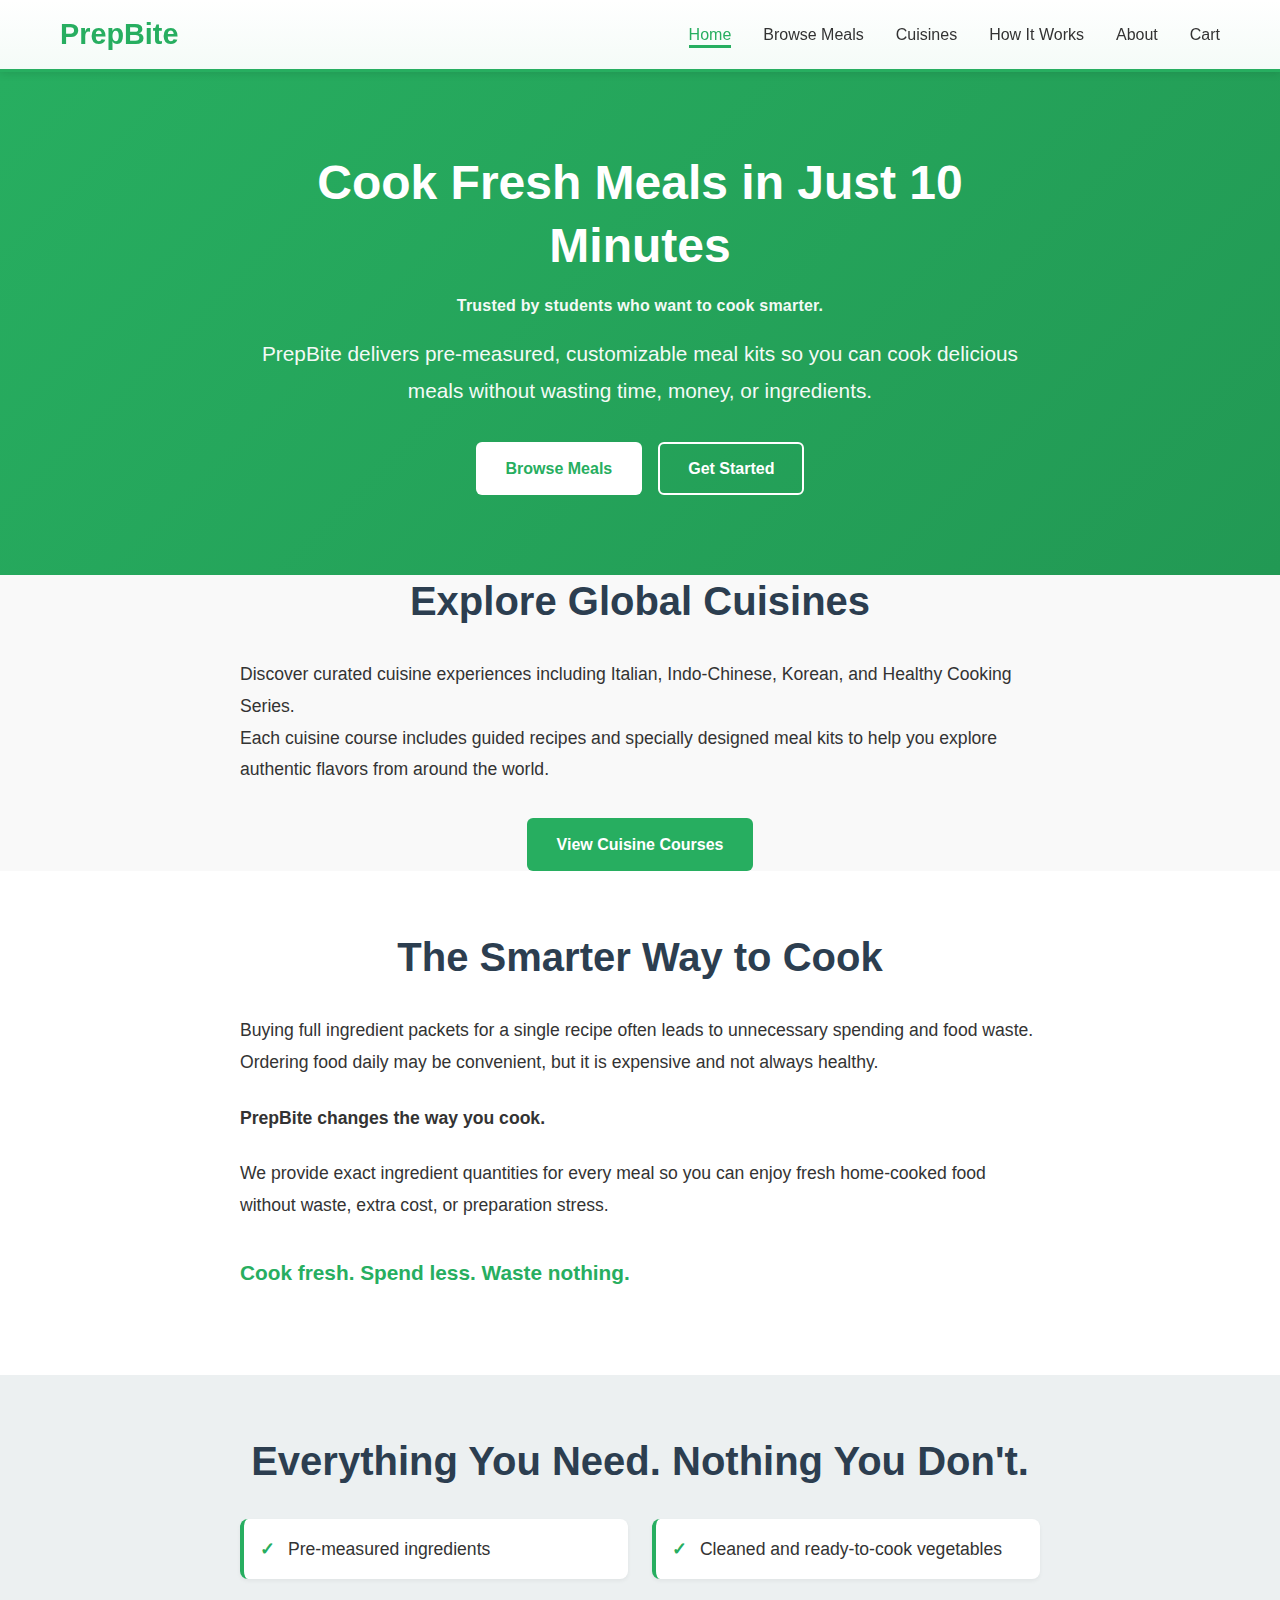
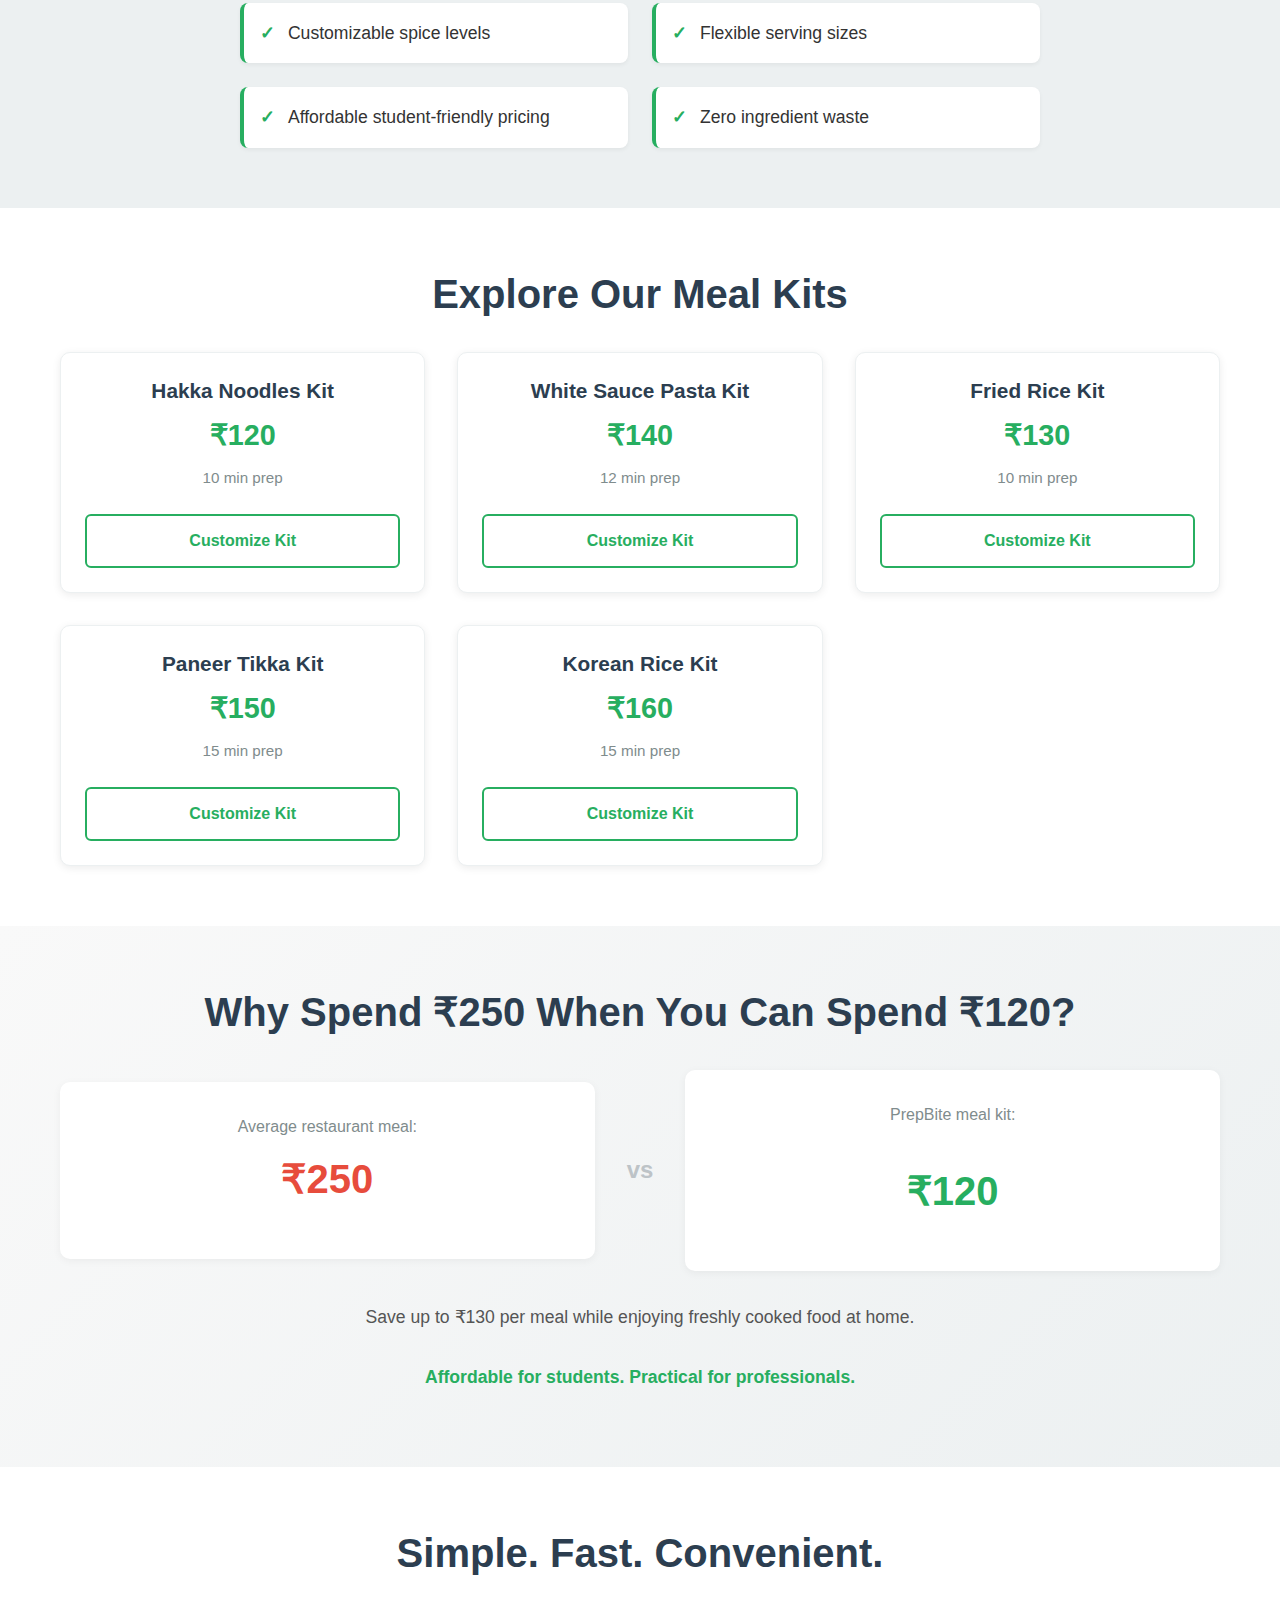
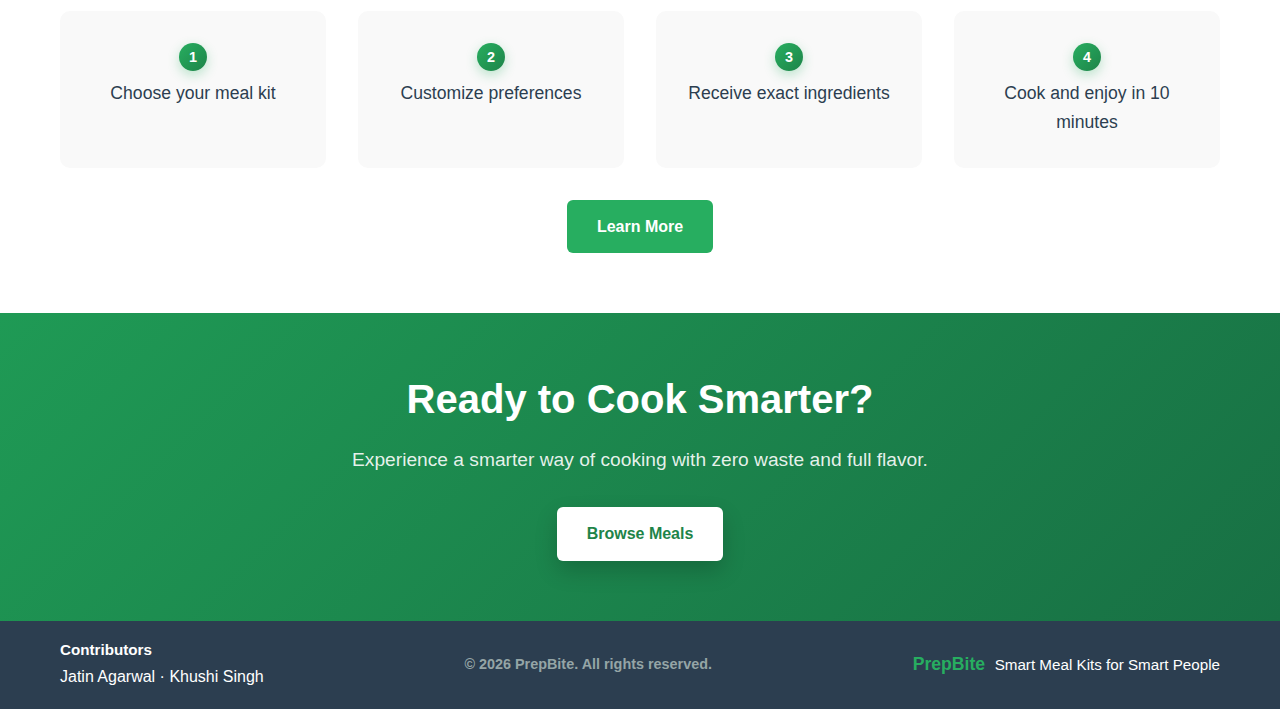
<file: index.html>
<!DOCTYPE html>
<html lang="en">
<head>
    <meta charset="UTF-8">
    <meta name="viewport" content="width=device-width, initial-scale=1.0">
    <title>PrepBite – Smart Custom Meal Kits</title>
    <link rel="stylesheet" href="css/style.css">
</head>
<body class="index">
    <!-- Navbar -->
    <nav class="navbar">
        <div class="container">
            <div class="navbar-brand">
                <a href="index.html" class="logo-link">
                    <h1 class="logo">PrepBite</h1>
                </a>
            </div>
            <button class="nav-toggle" aria-label="Toggle navigation" aria-expanded="false">
                <span class="hamburger"></span>
            </button>
            <ul class="nav-links">
                <li><a href="index.html" class="active">Home</a></li>
                <li><a href="meals.html">Browse Meals</a></li>
                <li><a href="cuisines.html">Cuisines</a></li>
                <li><a href="how-it-works.html">How It Works</a></li>
                <li><a href="about.html">About</a></li>
                <li><a href="cart.html" class="cart-link">Cart</a></li>
            </ul>
        </div>
    </nav>

    <!-- Hero Section -->
    <section class="hero">
        <div class="container">
            <div class="hero-content">
                <h2 class="hero-heading">Cook Fresh Meals in Just 10 Minutes</h2>
                <p class="hero-trustline">Trusted by students who want to cook smarter.</p>
                <p class="hero-subheading">PrepBite delivers pre-measured, customizable meal kits so you can cook delicious meals without wasting time, money, or ingredients.</p>
                <div class="hero-buttons">
                    <a href="meals.html" class="btn btn-primary">Browse Meals</a>
                    <a href="meals.html" class="btn btn-secondary">Get Started</a>
                </div>
            </div>
        </div>
    </section>

    <!-- Explore Global Cuisines (NEW) -->
    <section class="explore-cuisines">
        <div class="container">
            <h2 class="section-heading">Explore Global Cuisines</h2>
            <p class="why-content">Discover curated cuisine experiences including Italian, Indo-Chinese, Korean, and Healthy Cooking Series.</p>
            <p class="why-content">Each cuisine course includes guided recipes and specially designed meal kits to help you explore authentic flavors from around the world.</p>
            <div class="mt-2 text-center">
                <a href="cuisines.html" class="btn btn-primary">View Cuisine Courses</a>
            </div>
        </div>
    </section>

    <!-- Why PrepBite? Section -->
    <section class="why-prepbite">
        <div class="container">
            <h2 class="section-heading">The Smarter Way to Cook</h2>
            <div class="why-content">
                <p>Buying full ingredient packets for a single recipe often leads to unnecessary spending and food waste. Ordering food daily may be convenient, but it is expensive and not always healthy.</p>
                <p><strong>PrepBite changes the way you cook.</strong></p>
                <p>We provide exact ingredient quantities for every meal so you can enjoy fresh home-cooked food without waste, extra cost, or preparation stress.</p>
                <p class="highlight">Cook fresh. Spend less. Waste nothing.</p>
            </div>
        </div>
    </section>

    <!-- What We Offer Section -->
    <section class="what-we-offer">
        <div class="container">
            <h2 class="section-heading">Everything You Need. Nothing You Don't.</h2>
            <ul class="features-list">
                <li>Pre-measured ingredients</li>
                <li>Cleaned and ready-to-cook vegetables</li>
                <li>Customizable spice levels</li>
                <li>Flexible serving sizes</li>
                <li>Affordable student-friendly pricing</li>
                <li>Zero ingredient waste</li>
            </ul>
        </div>
    </section>

    <!-- Popular Meal Kits Section -->
    <section class="popular-meals">
        <div class="container">
            <h2 class="section-heading">Explore Our Meal Kits</h2>
            <div class="meals-grid">
                <div class="meal-card card">
                    <h3 class="meal-name">Hakka Noodles Kit</h3>
                    <p class="meal-price">₹120</p>
                    <p class="meal-time">10 min prep</p>
                    <a href="customize.html?meal=hakka" class="btn btn-outline">Customize Kit</a>
                </div>
                <div class="meal-card card">
                    <h3 class="meal-name">White Sauce Pasta Kit</h3>
                    <p class="meal-price">₹140</p>
                    <p class="meal-time">12 min prep</p>
                    <a href="customize.html?meal=pasta" class="btn btn-outline">Customize Kit</a>
                </div>
                <div class="meal-card card">
                    <h3 class="meal-name">Fried Rice Kit</h3>
                    <p class="meal-price">₹130</p>
                    <p class="meal-time">10 min prep</p>
                    <a href="customize.html?meal=friedrice" class="btn btn-outline">Customize Kit</a>
                </div>
                <div class="meal-card card">
                    <h3 class="meal-name">Paneer Tikka Kit</h3>
                    <p class="meal-price">₹150</p>
                    <p class="meal-time">15 min prep</p>
                    <a href="customize.html?meal=paneertikka" class="btn btn-outline">Customize Kit</a>
                </div>
                <div class="meal-card card">
                    <h3 class="meal-name">Korean Rice Kit</h3>
                    <p class="meal-price">₹160</p>
                    <p class="meal-time">15 min prep</p>
                    <a href="customize.html?meal=korean" class="btn btn-outline">Customize Kit</a>
                </div>
            </div>
        </div>
    </section>

    <!-- Save More Section -->
    <section class="save-more">
        <div class="container">
            <h2 class="section-heading">Why Spend ₹250 When You Can Spend ₹120?</h2>
            <div class="save-comparison">
                <div class="comparison-item">
                    <p class="comparison-label">Average restaurant meal:</p>
                    <p class="comparison-price">₹250</p>
                </div>
                <div class="comparison-divider">vs</div>
                <div class="comparison-item">
                    <p class="comparison-label">PrepBite meal kit:</p>
                    <p class="comparison-price highlight">₹120</p>
                </div>
            </div>
            <p class="save-text">Save up to ₹130 per meal while enjoying freshly cooked food at home.</p>
            <p class="save-tagline">Affordable for students. Practical for professionals.</p>
        </div>
    </section>

    <!-- How It Works Preview -->
    <section class="how-it-works-preview">
        <div class="container">
            <h2 class="section-heading">Simple. Fast. Convenient.</h2>
            <div class="steps-container">
                <div class="step">
                    <div class="step-number">1</div>
                    <p>Choose your meal kit</p>
                </div>
                <div class="step">
                    <div class="step-number">2</div>
                    <p>Customize preferences</p>
                </div>
                <div class="step">
                    <div class="step-number">3</div>
                    <p>Receive exact ingredients</p>
                </div>
                <div class="step">
                    <div class="step-number">4</div>
                    <p>Cook and enjoy in 10 minutes</p>
                </div>
            </div>
            <a href="how-it-works.html" class="btn btn-primary">Learn More</a>
        </div>
    </section>

    <!-- Final CTA Section -->
    <section class="final-cta">
        <div class="container">
            <h2 class="section-heading">Ready to Cook Smarter?</h2>
            <p class="cta-text">Experience a smarter way of cooking with zero waste and full flavor.</p>
            <a href="meals.html" class="btn btn-primary">Browse Meals</a>
        </div>
    </section>

    <!-- Footer -->
    <footer class="footer">
        <div class="container footer-grid">
            <div class="footer-left">
                <div class="footer-contributors">
                    <h4>Contributors</h4>
                    <p><a href="https://github.com/jatin-agarwal-01" target="_blank" rel="noopener">Jatin Agarwal</a> · <a href="https://github.com/khushi380" target="_blank" rel="noopener">Khushi Singh</a></p>
                </div>
            </div>
            <div class="footer-center">&copy; 2026 PrepBite. All rights reserved.</div>
            <div class="footer-right">
                <div class="footer-content">
                    <h3>PrepBite</h3>
                    <p>Smart Meal Kits for Smart People</p>
                </div>
            </div>
        </div>
    </footer>

    <script src="js/script.js"></script>
</body>
</html>
</file>
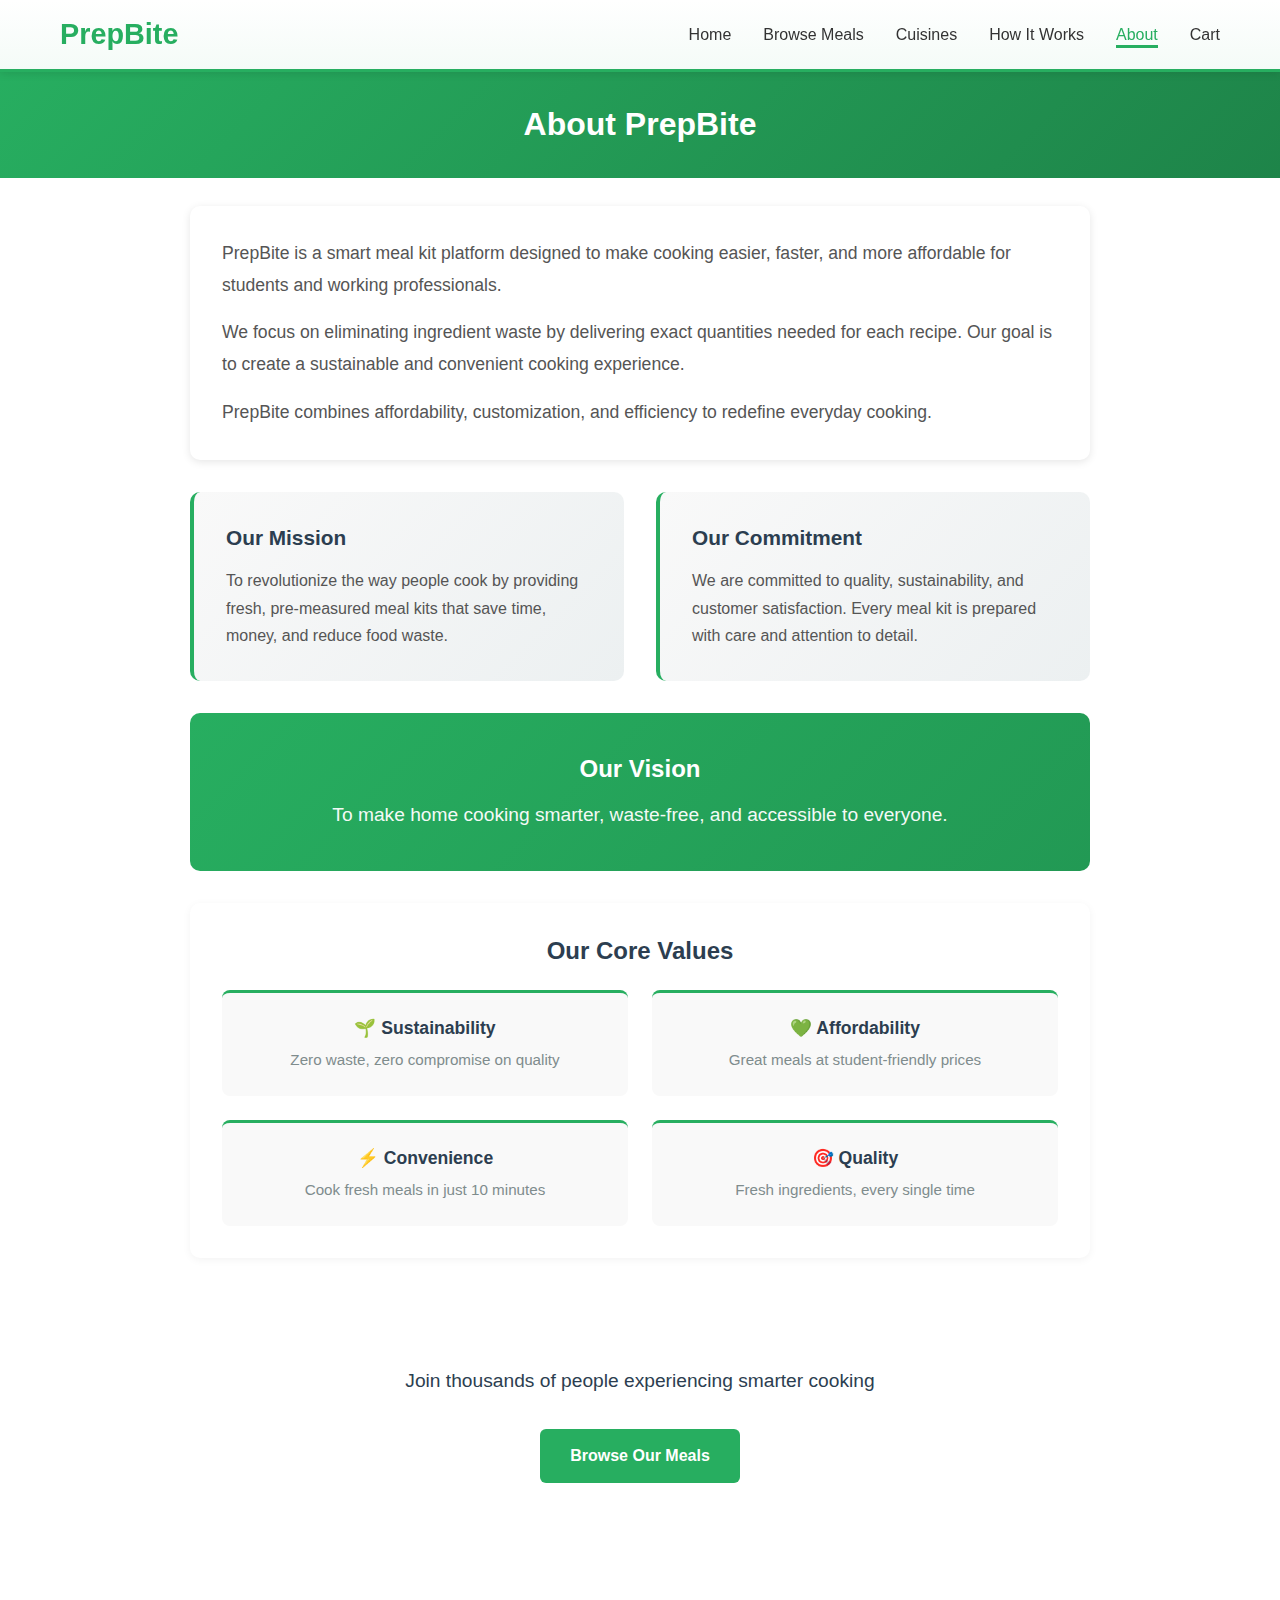
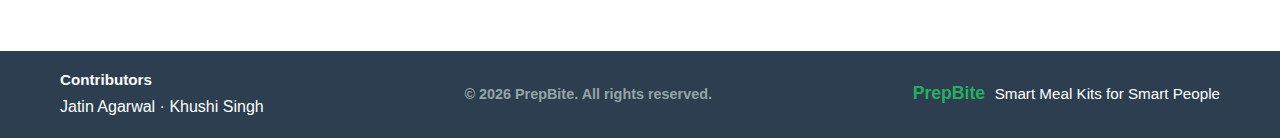
<file: about.html>
<!DOCTYPE html>
<html lang="en">
<head>
    <meta charset="UTF-8">
    <meta name="viewport" content="width=device-width, initial-scale=1.0">
    <title>About PrepBite - Smart Meal Kits</title>
    <link rel="stylesheet" href="css/style.css">
</head>
<body>
    <!-- Navbar -->
    <nav class="navbar">
        <div class="container">
            <div class="navbar-brand">
                <a href="index.html" class="logo-link">
                    <h1 class="logo">PrepBite</h1>
                </a>
            </div>
            <button class="nav-toggle" aria-label="Toggle navigation" aria-expanded="false">
                <span class="hamburger"></span>
            </button>
            <ul class="nav-links">
                <li><a href="index.html">Home</a></li>
                <li><a href="meals.html">Browse Meals</a></li>
                <li><a href="cuisines.html">Cuisines</a></li>
                <li><a href="how-it-works.html">How It Works</a></li>
                <li><a href="about.html" class="active">About</a></li>
                <li><a href="cart.html" class="cart-link">Cart</a></li>
            </ul>
        </div>
    </nav>

    <!-- Page Header -->
    <div class="page-header">
        <h1>About PrepBite</h1>
    </div>

    <!-- Main Content -->
    <section class="about-section">
        <div class="about-container">
            <!-- Introduction -->
            <div class="about-intro">
                <p>PrepBite is a smart meal kit platform designed to make cooking easier, faster, and more affordable for students and working professionals.</p>
                <p>We focus on eliminating ingredient waste by delivering exact quantities needed for each recipe. Our goal is to create a sustainable and convenient cooking experience.</p>
                <p>PrepBite combines affordability, customization, and efficiency to redefine everyday cooking.</p>
            </div>

            <!-- Content Grid -->
            <div class="content-grid">
                <div class="content-box">
                    <h2>Our Mission</h2>
                    <p>To revolutionize the way people cook by providing fresh, pre-measured meal kits that save time, money, and reduce food waste.</p>
                </div>
                <div class="content-box">
                    <h2>Our Commitment</h2>
                    <p>We are committed to quality, sustainability, and customer satisfaction. Every meal kit is prepared with care and attention to detail.</p>
                </div>
            </div>

            <!-- Vision Section -->
            <div class="vision-section">
                <h2>Our Vision</h2>
                <p>To make home cooking smarter, waste-free, and accessible to everyone.</p>
            </div>

            <!-- Values Section -->
            <div class="values-section">
                <h2>Our Core Values</h2>
                <div class="values-grid">
                    <div class="value-card">
                        <h3>🌱 Sustainability</h3>
                        <p>Zero waste, zero compromise on quality</p>
                    </div>
                    <div class="value-card">
                        <h3>💚 Affordability</h3>
                        <p>Great meals at student-friendly prices</p>
                    </div>
                    <div class="value-card">
                        <h3>⚡ Convenience</h3>
                        <p>Cook fresh meals in just 10 minutes</p>
                    </div>
                    <div class="value-card">
                        <h3>🎯 Quality</h3>
                        <p>Fresh ingredients, every single time</p>
                    </div>
                </div>
            </div>

            <!-- CTA -->
            <div class="cta-section">
                <p>Join thousands of people experiencing smarter cooking</p>
                <a href="meals.html" class="btn btn-primary">Browse Our Meals</a>
            </div>
        </div>
    </section>

    <!-- Footer -->
    <footer class="footer">
        <div class="container footer-grid">
            <div class="footer-left">
                <div class="footer-contributors">
                    <h4>Contributors</h4>
                    <p><a href="https://github.com/jatin-agarwal-01" target="_blank" rel="noopener">Jatin Agarwal</a> · <a href="https://github.com/khushi380" target="_blank" rel="noopener">Khushi Singh</a></p>
                </div>
            </div>
            <div class="footer-center">&copy; 2026 PrepBite. All rights reserved.</div>
            <div class="footer-right">
                <div class="footer-content">
                    <h3>PrepBite</h3>
                    <p>Smart Meal Kits for Smart People</p>
                </div>
            </div>
        </div>
    </footer>

    <script src="js/script.js"></script>
</body>
</html>
</file>
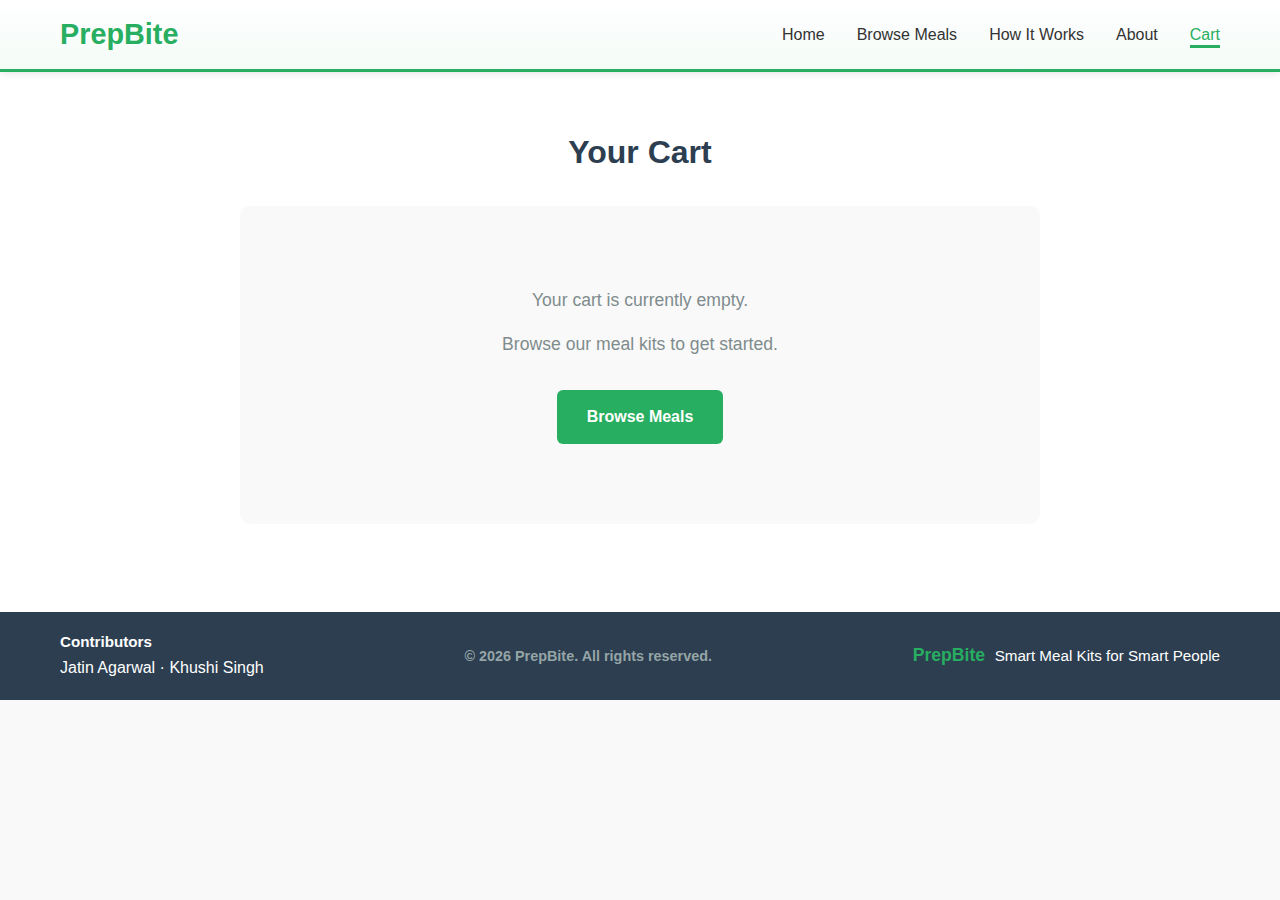
<file: cart.html>
<!DOCTYPE html>
<html lang="en">
<head>
    <meta charset="UTF-8">
    <meta name="viewport" content="width=device-width, initial-scale=1.0">
    <title>Your Cart - PrepBite</title>
    <link rel="stylesheet" href="css/style.css">
</head>
<body>
    <!-- Navbar -->
    <nav class="navbar">
        <div class="container">
            <div class="navbar-brand">
                <a href="index.html" class="logo-link">
                    <h1 class="logo">PrepBite</h1>
                </a>
            </div>
            <button class="nav-toggle" aria-label="Toggle navigation" aria-expanded="false">
                <span class="hamburger"></span>
            </button>
            <ul class="nav-links">
                <li><a href="index.html">Home</a></li>
                <li><a href="meals.html">Browse Meals</a></li>
                <li><a href="how-it-works.html">How It Works</a></li>
                <li><a href="about.html">About</a></li>
                <li><a href="cart.html" class="cart-link active">Cart</a></li>
            </ul>
        </div>
    </nav>

    <!-- Cart Section -->
    <section class="cart-section">
        <div class="cart-container">
            <div class="cart-header">
                <h1>Your Cart</h1>
            </div>

            <div id="cartItems">
                <!-- Cart items will be populated by JavaScript -->
            </div>
        </div>
    </section>

    <!-- Footer -->
    <footer class="footer">
        <div class="container footer-grid">
            <div class="footer-left">
                <div class="footer-contributors">
                    <h4>Contributors</h4>
                    <p><a href="https://github.com/jatin-agarwal-01" target="_blank" rel="noopener">Jatin Agarwal</a> · <a href="https://github.com/khushi380" target="_blank" rel="noopener">Khushi Singh</a></p>
                </div>
            </div>
            <div class="footer-center">&copy; 2026 PrepBite. All rights reserved.</div>
            <div class="footer-right">
                <div class="footer-content">
                    <h3>PrepBite</h3>
                    <p>Smart Meal Kits for Smart People</p>
                </div>
            </div>
        </div>
    </footer>

    <script src="js/script.js"></script>
</body>
</html>
</file>
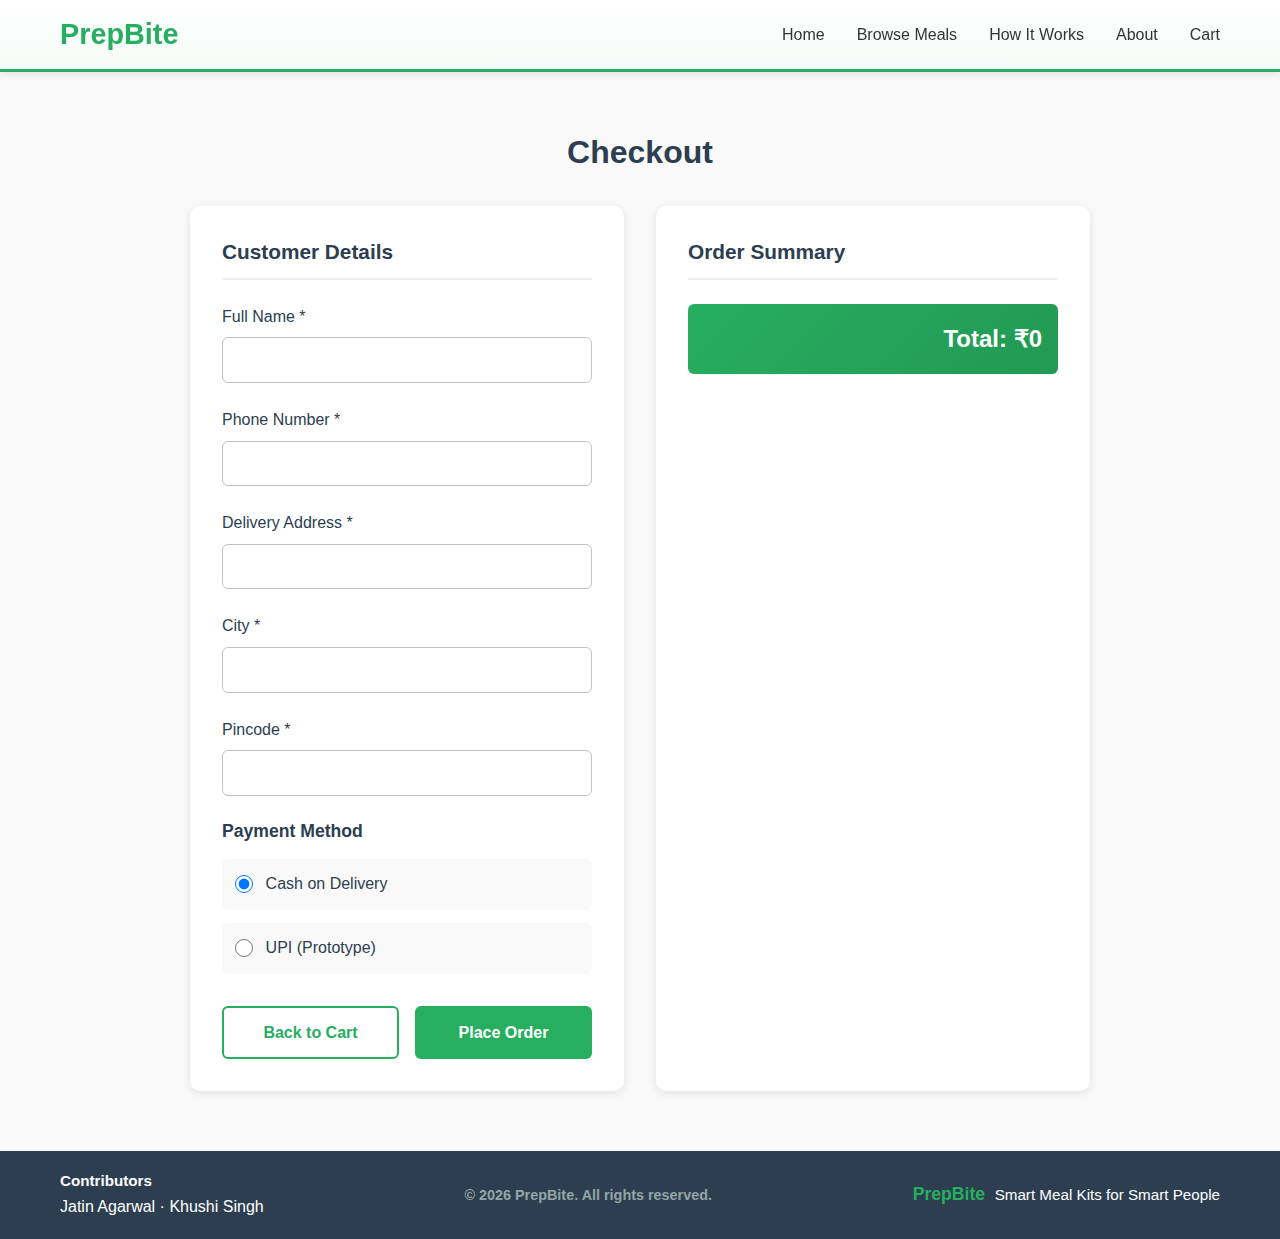
<file: checkout.html>
<!DOCTYPE html>
<html lang="en">
<head>
    <meta charset="UTF-8">
    <meta name="viewport" content="width=device-width, initial-scale=1.0">
    <title>Checkout - PrepBite</title>
    <link rel="stylesheet" href="css/style.css">
</head>
<body>
    <!-- Navbar -->
    <nav class="navbar">
        <div class="container">
            <div class="navbar-brand">
                <a href="index.html" class="logo-link">
                    <h1 class="logo">PrepBite</h1>
                </a>
            </div>
            <button class="nav-toggle" aria-label="Toggle navigation" aria-expanded="false">
                <span class="hamburger"></span>
            </button>
            <ul class="nav-links">
                <li><a href="index.html">Home</a></li>
                <li><a href="meals.html">Browse Meals</a></li>
                <li><a href="how-it-works.html">How It Works</a></li>
                <li><a href="about.html">About</a></li>
                <li><a href="cart.html" class="cart-link">Cart</a></li>
            </ul>
        </div>
    </nav>

    <!-- Checkout Section -->
    <section class="checkout-section">
        <div id="checkoutContainer">
            <div class="checkout-header">
                <h1>Checkout</h1>
            </div>

            <div class="checkout-content">
                <!-- Form Section -->
                <form id="checkoutForm" class="form-section">
                    <h2>Customer Details</h2>

                    <div class="form-group">
                        <label for="fullName">Full Name *</label>
                        <input type="text" id="fullName" name="fullName" required>
                    </div>

                    <div class="form-group">
                        <label for="phoneNumber">Phone Number *</label>
                        <input type="tel" id="phoneNumber" name="phoneNumber" required>
                    </div>

                    <div class="form-group">
                        <label for="deliveryAddress">Delivery Address *</label>
                        <input type="text" id="deliveryAddress" name="deliveryAddress" required>
                    </div>

                    <div class="form-group">
                        <label for="city">City *</label>
                        <input type="text" id="city" name="city" required>
                    </div>

                    <div class="form-group">
                        <label for="pincode">Pincode *</label>
                        <input type="text" id="pincode" name="pincode" required>
                    </div>

                    <!-- Payment Method -->
                    <div class="payment-method">
                        <h3>Payment Method</h3>
                        <div class="payment-options">
                            <div class="payment-option">
                                <input type="radio" id="cod" name="paymentMethod" value="Cash on Delivery" checked>
                                <label for="cod">Cash on Delivery</label>
                            </div>
                            <div class="payment-option">
                                <input type="radio" id="upi" name="paymentMethod" value="UPI">
                                <label for="upi">UPI (Prototype)</label>
                            </div>
                        </div>
                    </div>

                    <div class="checkout-buttons">
                        <a href="cart.html" class="btn btn-outline">Back to Cart</a>
                        <button type="submit" class="btn btn-primary">Place Order</button>
                    </div>
                </form>

                <!-- Summary Section -->
                <div class="summary-section">
                    <h2>Order Summary</h2>
                    <div id="orderSummary">
                        <!-- Order summary will be populated by JavaScript -->
                    </div>
                </div>
            </div>
        </div>
    </section>

    <!-- Footer -->
    <footer class="footer">
        <div class="container footer-grid">
            <div class="footer-left">
                <div class="footer-contributors">
                    <h4>Contributors</h4>
                    <p><a href="https://github.com/jatin-agarwal-01" target="_blank" rel="noopener">Jatin Agarwal</a> · <a href="https://github.com/khushi380" target="_blank" rel="noopener">Khushi Singh</a></p>
                </div>
            </div>
            <div class="footer-center">&copy; 2026 PrepBite. All rights reserved.</div>
            <div class="footer-right">
                <div class="footer-content">
                    <h3>PrepBite</h3>
                    <p>Smart Meal Kits for Smart People</p>
                </div>
            </div>
        </div>
    </footer>

    <script src="js/script.js"></script>
</body>
</html>
</file>
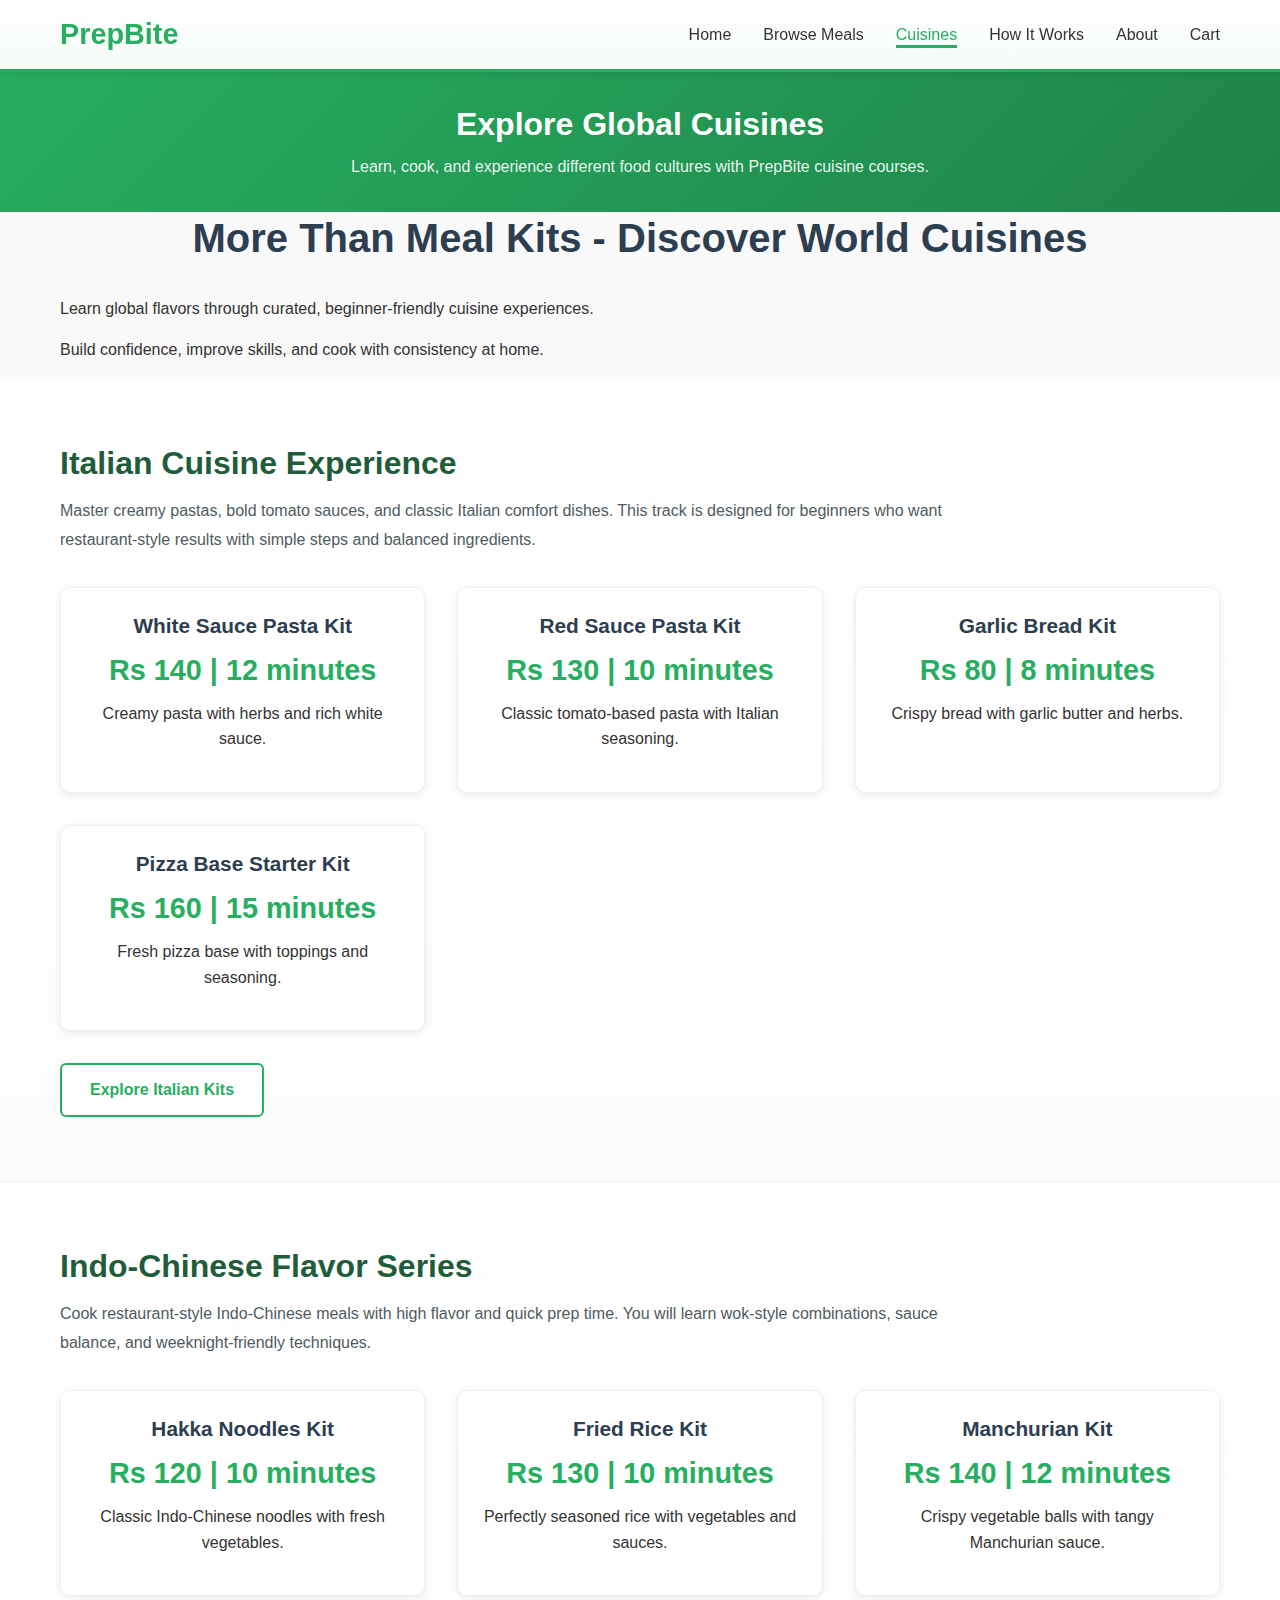
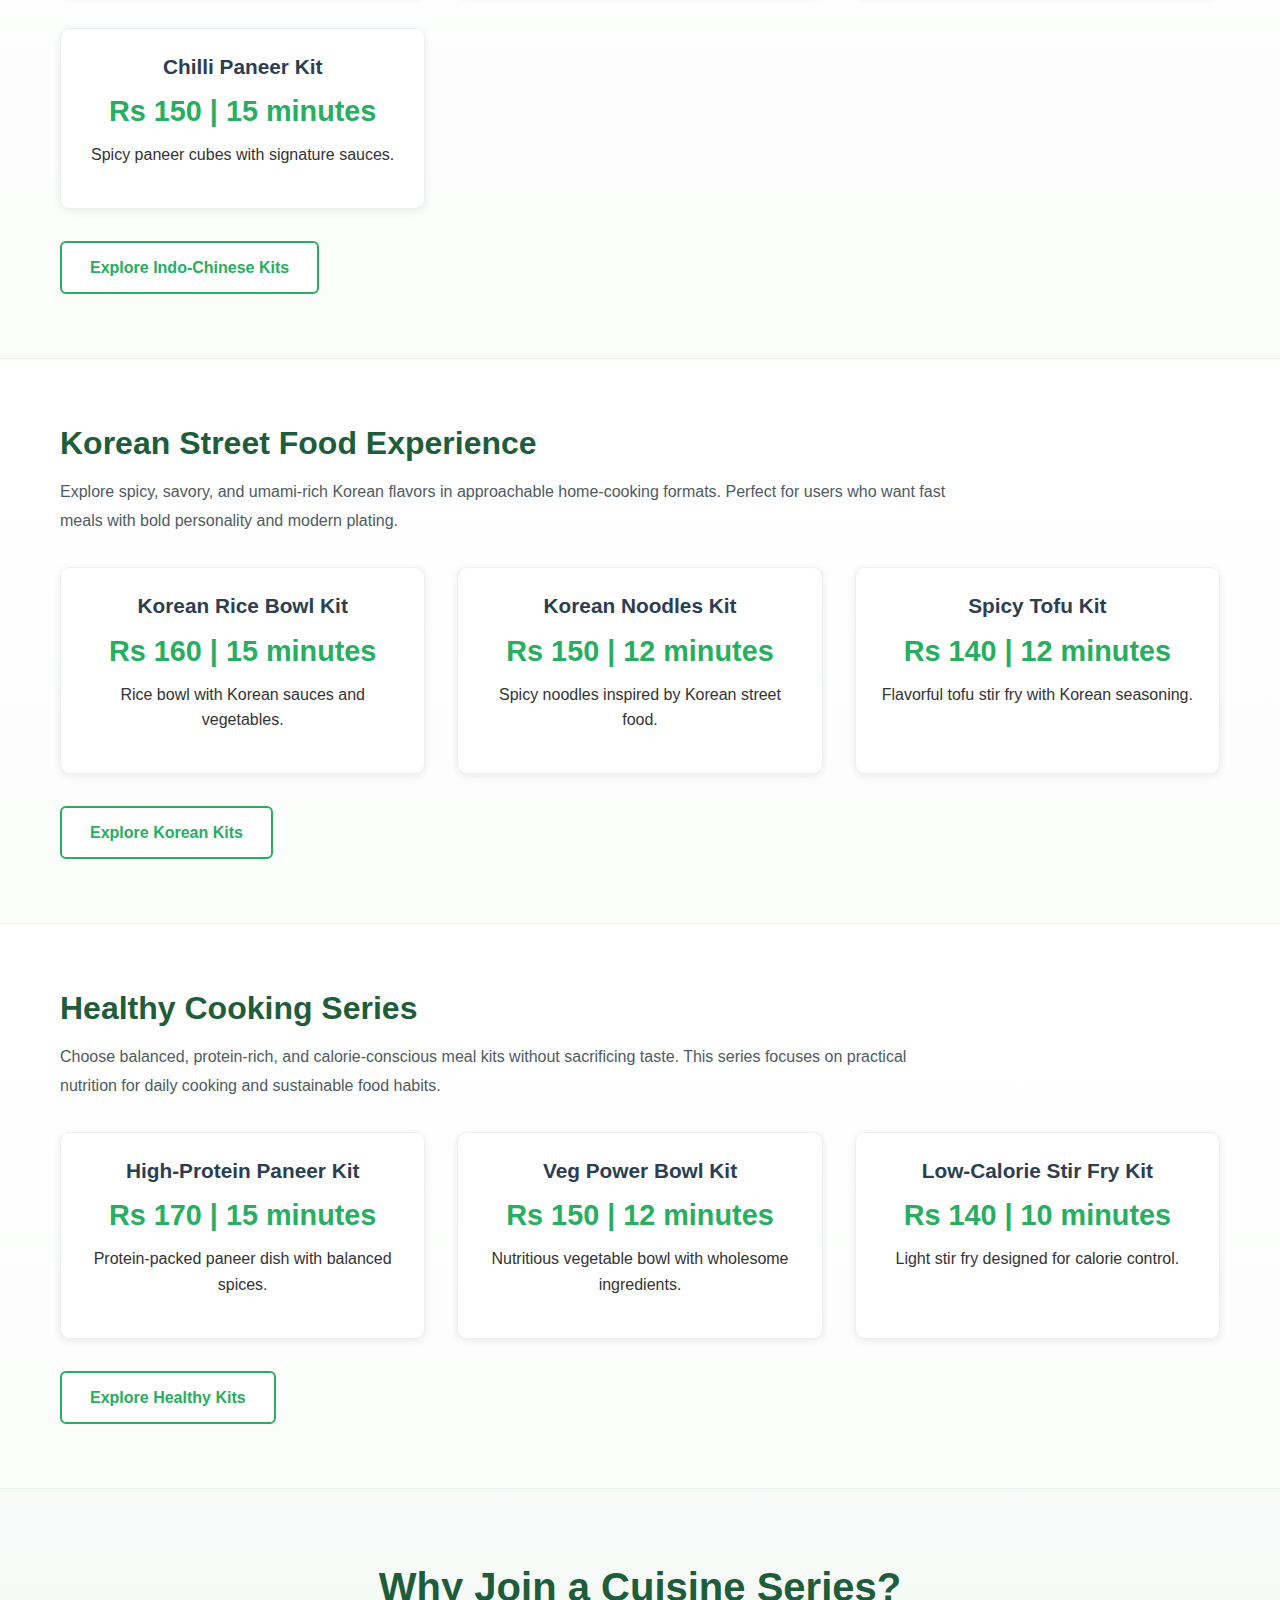
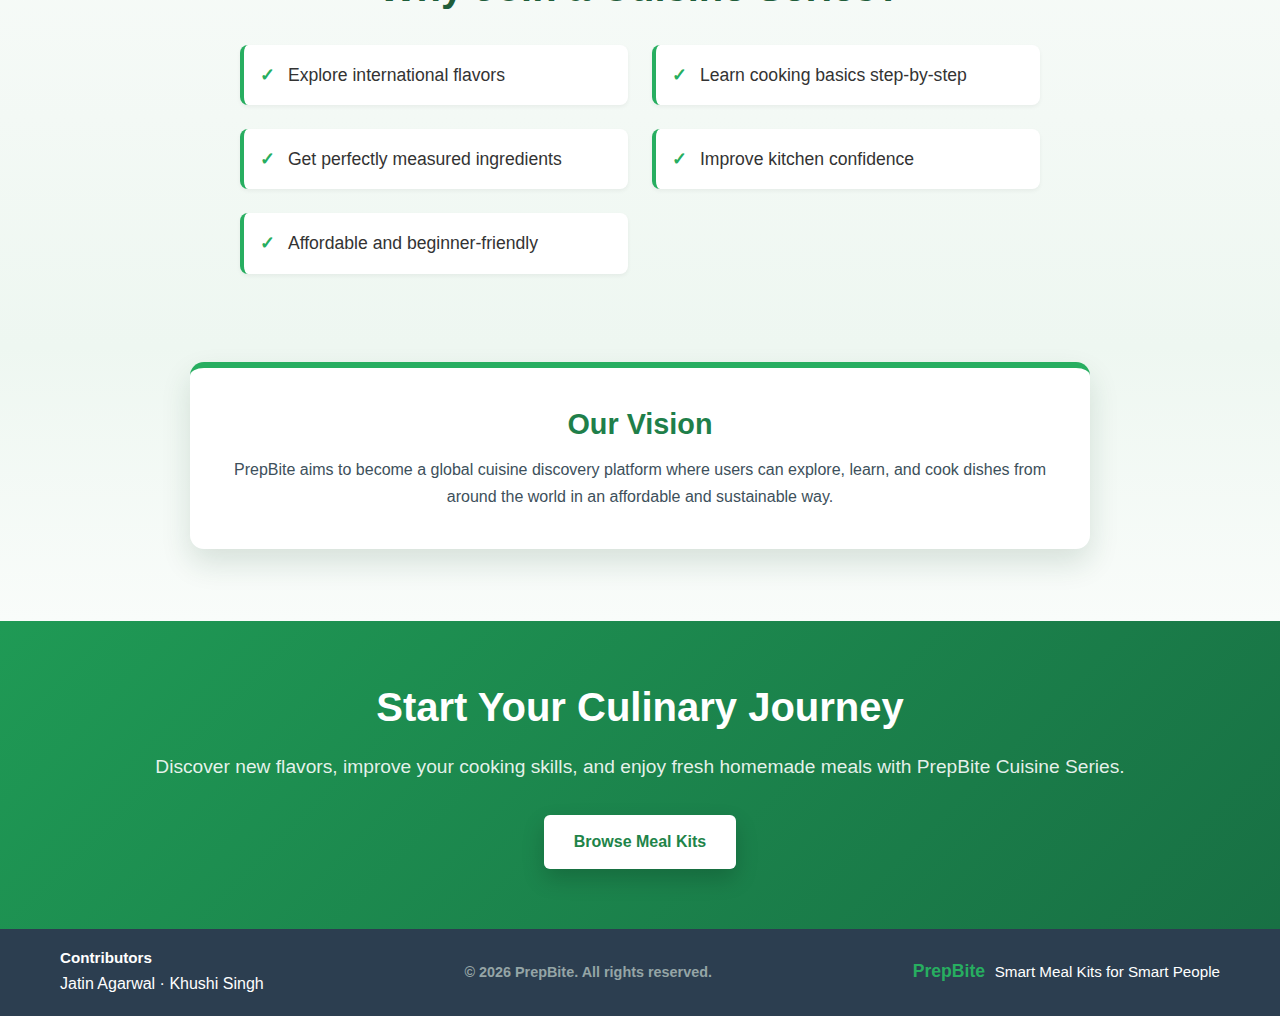
<file: cuisines.html>
<!DOCTYPE html>
<html lang="en">
<head>
    <meta charset="UTF-8">
    <meta name="viewport" content="width=device-width, initial-scale=1.0">
    <title>Explore Global Cuisines - PrepBite</title>
    <link rel="stylesheet" href="css/style.css">
</head>
<body>
    <!-- Navbar -->
    <nav class="navbar">
        <div class="container">
            <div class="navbar-brand">
                <a href="index.html" class="logo-link">
                    <h1 class="logo">PrepBite</h1>
                </a>
            </div>
            <button class="nav-toggle" aria-label="Toggle navigation" aria-expanded="false">
                <span class="hamburger"></span>
            </button>
            <ul class="nav-links">
                <li><a href="index.html">Home</a></li>
                <li><a href="meals.html">Browse Meals</a></li>
                <li><a href="cuisines.html" class="active">Cuisines</a></li>
                <li><a href="how-it-works.html">How It Works</a></li>
                <li><a href="about.html">About</a></li>
                <li><a href="cart.html" class="cart-link">Cart</a></li>
            </ul>
        </div>
    </nav>

    <!-- Page Header -->
    <div class="page-header">
        <h1>Explore Global Cuisines</h1>
        <p>Learn, cook, and experience different food cultures with PrepBite cuisine courses.</p>
    </div>

    <section class="cuisines-intro">
        <div class="container">
            <h2 class="section-heading">More Than Meal Kits - Discover World Cuisines</h2>
            <p>Learn global flavors through curated, beginner-friendly cuisine experiences.</p>
            <p class="mt-1">Build confidence, improve skills, and cook with consistency at home.</p>
        </div>
    </section>

    <!-- Italian Cuisine Series -->
    <section class="cuisine-section">
        <div class="container">
            <h2 class="cuisine-title">Italian Cuisine Experience</h2>
            <p class="cuisine-description">Master creamy pastas, bold tomato sauces, and classic Italian comfort dishes. This track is designed for beginners who want restaurant-style results with simple steps and balanced ingredients.</p>

            <div class="meals-grid mt-2">
                <div class="meal-card card">
                    <h3 class="meal-name">White Sauce Pasta Kit</h3>
                    <p class="meal-price">Rs 140 | 12 minutes</p>
                    <p class="meal-description">Creamy pasta with herbs and rich white sauce.</p>
                </div>
                <div class="meal-card card">
                    <h3 class="meal-name">Red Sauce Pasta Kit</h3>
                    <p class="meal-price">Rs 130 | 10 minutes</p>
                    <p class="meal-description">Classic tomato-based pasta with Italian seasoning.</p>
                </div>
                <div class="meal-card card">
                    <h3 class="meal-name">Garlic Bread Kit</h3>
                    <p class="meal-price">Rs 80 | 8 minutes</p>
                    <p class="meal-description">Crispy bread with garlic butter and herbs.</p>
                </div>
                <div class="meal-card card">
                    <h3 class="meal-name">Pizza Base Starter Kit</h3>
                    <p class="meal-price">Rs 160 | 15 minutes</p>
                    <p class="meal-description">Fresh pizza base with toppings and seasoning.</p>
                </div>
            </div>

            <div class="mt-2">
                <a href="meals.html?cuisine=italian" class="btn btn-outline">Explore Italian Kits</a>
            </div>
        </div>
    </section>

    <!-- Indo-Chinese Series -->
    <section class="cuisine-section">
        <div class="container">
            <h2 class="cuisine-title">Indo-Chinese Flavor Series</h2>
            <p class="cuisine-description">Cook restaurant-style Indo-Chinese meals with high flavor and quick prep time. You will learn wok-style combinations, sauce balance, and weeknight-friendly techniques.</p>

            <div class="meals-grid mt-2">
                <div class="meal-card card">
                    <h3 class="meal-name">Hakka Noodles Kit</h3>
                    <p class="meal-price">Rs 120 | 10 minutes</p>
                    <p class="meal-description">Classic Indo-Chinese noodles with fresh vegetables.</p>
                </div>
                <div class="meal-card card">
                    <h3 class="meal-name">Fried Rice Kit</h3>
                    <p class="meal-price">Rs 130 | 10 minutes</p>
                    <p class="meal-description">Perfectly seasoned rice with vegetables and sauces.</p>
                </div>
                <div class="meal-card card">
                    <h3 class="meal-name">Manchurian Kit</h3>
                    <p class="meal-price">Rs 140 | 12 minutes</p>
                    <p class="meal-description">Crispy vegetable balls with tangy Manchurian sauce.</p>
                </div>
                <div class="meal-card card">
                    <h3 class="meal-name">Chilli Paneer Kit</h3>
                    <p class="meal-price">Rs 150 | 15 minutes</p>
                    <p class="meal-description">Spicy paneer cubes with signature sauces.</p>
                </div>
            </div>

            <div class="mt-2">
                <a href="meals.html?cuisine=indochinese" class="btn btn-outline">Explore Indo-Chinese Kits</a>
            </div>
        </div>
    </section>

    <!-- Korean Series -->
    <section class="cuisine-section">
        <div class="container">
            <h2 class="cuisine-title">Korean Street Food Experience</h2>
            <p class="cuisine-description">Explore spicy, savory, and umami-rich Korean flavors in approachable home-cooking formats. Perfect for users who want fast meals with bold personality and modern plating.</p>

            <div class="meals-grid mt-2">
                <div class="meal-card card">
                    <h3 class="meal-name">Korean Rice Bowl Kit</h3>
                    <p class="meal-price">Rs 160 | 15 minutes</p>
                    <p class="meal-description">Rice bowl with Korean sauces and vegetables.</p>
                </div>
                <div class="meal-card card">
                    <h3 class="meal-name">Korean Noodles Kit</h3>
                    <p class="meal-price">Rs 150 | 12 minutes</p>
                    <p class="meal-description">Spicy noodles inspired by Korean street food.</p>
                </div>
                <div class="meal-card card">
                    <h3 class="meal-name">Spicy Tofu Kit</h3>
                    <p class="meal-price">Rs 140 | 12 minutes</p>
                    <p class="meal-description">Flavorful tofu stir fry with Korean seasoning.</p>
                </div>
            </div>

            <div class="mt-2">
                <a href="meals.html?cuisine=korean" class="btn btn-outline">Explore Korean Kits</a>
            </div>
        </div>
    </section>

    <!-- Healthy Series -->
    <section class="cuisine-section">
        <div class="container">
            <h2 class="cuisine-title">Healthy Cooking Series</h2>
            <p class="cuisine-description">Choose balanced, protein-rich, and calorie-conscious meal kits without sacrificing taste. This series focuses on practical nutrition for daily cooking and sustainable food habits.</p>

            <div class="meals-grid mt-2">
                <div class="meal-card card">
                    <h3 class="meal-name">High-Protein Paneer Kit</h3>
                    <p class="meal-price">Rs 170 | 15 minutes</p>
                    <p class="meal-description">Protein-packed paneer dish with balanced spices.</p>
                </div>
                <div class="meal-card card">
                    <h3 class="meal-name">Veg Power Bowl Kit</h3>
                    <p class="meal-price">Rs 150 | 12 minutes</p>
                    <p class="meal-description">Nutritious vegetable bowl with wholesome ingredients.</p>
                </div>
                <div class="meal-card card">
                    <h3 class="meal-name">Low-Calorie Stir Fry Kit</h3>
                    <p class="meal-price">Rs 140 | 10 minutes</p>
                    <p class="meal-description">Light stir fry designed for calorie control.</p>
                </div>
            </div>

            <div class="mt-2">
                <a href="meals.html?cuisine=healthy" class="btn btn-outline">Explore Healthy Kits</a>
            </div>
        </div>
    </section>

    <!-- Why Join -->
    <section class="why-join">
        <div class="container">
            <h2 class="section-heading">Why Join a Cuisine Series?</h2>
            <ul class="features-list">
                <li>Explore international flavors</li>
                <li>Learn cooking basics step-by-step</li>
                <li>Get perfectly measured ingredients</li>
                <li>Improve kitchen confidence</li>
                <li>Affordable and beginner-friendly</li>
            </ul>
        </div>
    </section>

    <section class="vision-shell">
        <div class="container">
            <div class="vision-block">
                <h2>Our Vision</h2>
                <p>PrepBite aims to become a global cuisine discovery platform where users can explore, learn, and cook dishes from around the world in an affordable and sustainable way.</p>
            </div>
        </div>
    </section>

    <!-- Final CTA -->
    <section class="final-cta">
        <div class="container">
            <h2 class="section-heading">Start Your Culinary Journey</h2>
            <p class="cta-text">Discover new flavors, improve your cooking skills, and enjoy fresh homemade meals with PrepBite Cuisine Series.</p>
            <a href="meals.html" class="btn btn-primary">Browse Meal Kits</a>
        </div>
    </section>

    <!-- Footer -->
    <footer class="footer">
        <div class="container footer-grid">
            <div class="footer-left">
                <div class="footer-contributors">
                    <h4>Contributors</h4>
                    <p><a href="https://github.com/jatin-agarwal-01" target="_blank" rel="noopener">Jatin Agarwal</a> · <a href="https://github.com/khushi380" target="_blank" rel="noopener">Khushi Singh</a></p>
                </div>
            </div>
            <div class="footer-center">&copy; 2026 PrepBite. All rights reserved.</div>
            <div class="footer-right">
                <div class="footer-content">
                    <h3>PrepBite</h3>
                    <p>Smart Meal Kits for Smart People</p>
                </div>
            </div>
        </div>
    </footer>

    <script src="js/script.js"></script>
</body>
</html>
</file>
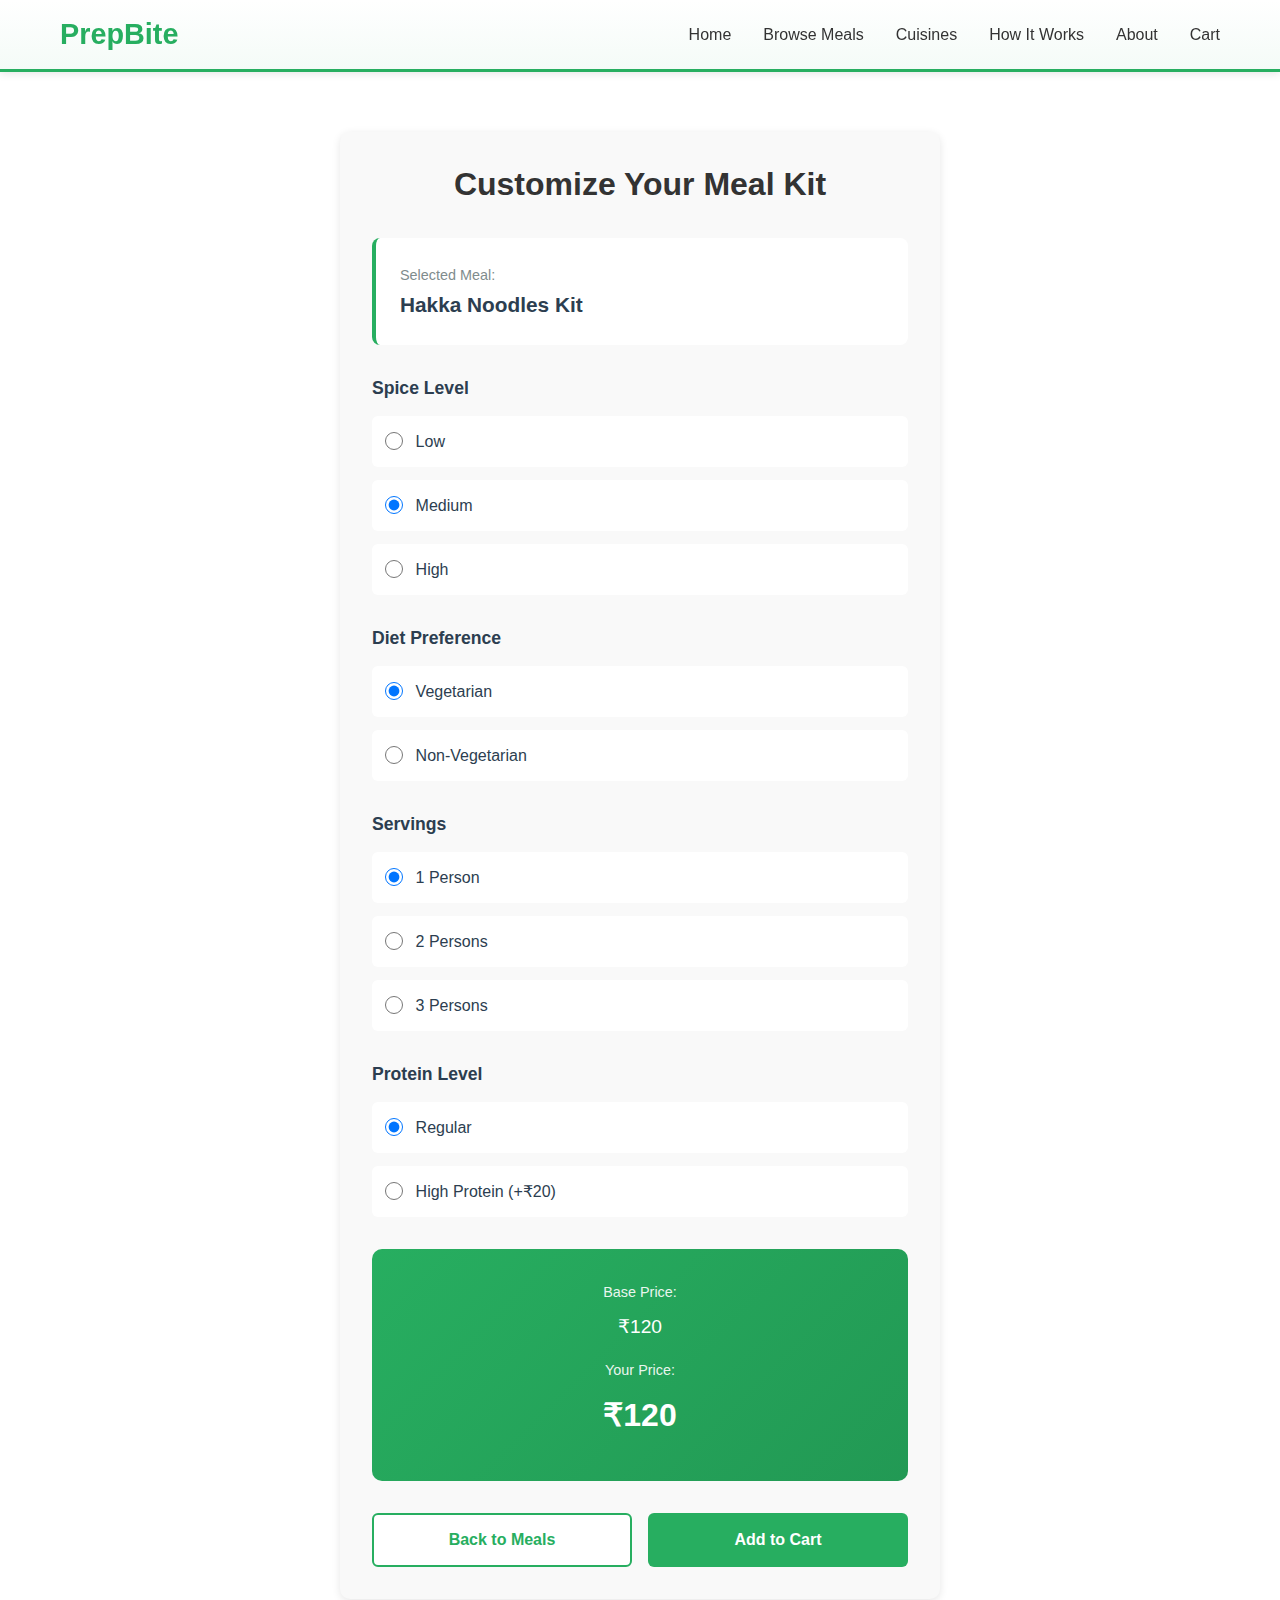
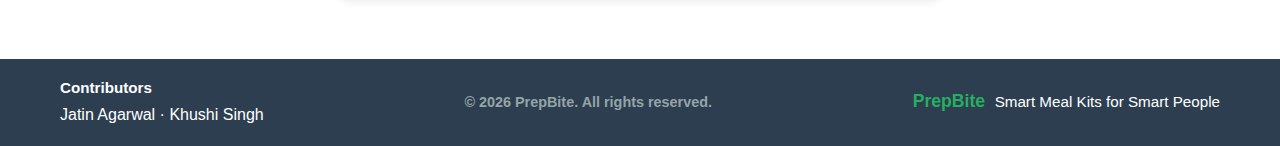
<file: customize.html>
<!DOCTYPE html>
<html lang="en">
<head>
    <meta charset="UTF-8">
    <meta name="viewport" content="width=device-width, initial-scale=1.0">
    <title>Customize Your Meal - PrepBite</title>
    <link rel="stylesheet" href="css/style.css">
</head>
<body>
    <!-- Navbar -->
    <nav class="navbar">
        <div class="container">
            <div class="navbar-brand">
                <a href="index.html" class="logo-link">
                    <h1 class="logo">PrepBite</h1>
                </a>
            </div>
            <button class="nav-toggle" aria-label="Toggle navigation" aria-expanded="false">
                <span class="hamburger"></span>
            </button>
            <ul class="nav-links">
                <li><a href="index.html">Home</a></li>
                <li><a href="meals.html">Browse Meals</a></li>
                <li><a href="cuisines.html">Cuisines</a></li>
                <li><a href="how-it-works.html">How It Works</a></li>
                <li><a href="about.html">About</a></li>
                <li><a href="cart.html" class="cart-link">Cart</a></li>
            </ul>
        </div>
    </nav>

    <!-- Customize Section -->
    <section class="customize-section">
        <div class="customize-container">
            <div class="customize-header">
                <h1>Customize Your Meal Kit</h1>
            </div>

            <!-- Meal Display -->
            <div class="meal-display">
                <label>Selected Meal:</label>
                <p id="selectedMeal">Hakka Noodles Kit</p>
            </div>

            <!-- Customization Form -->
            <form id="customizeForm">
                <!-- Spice Level -->
                <div class="customize-option">
                    <h3>Spice Level</h3>
                    <div class="option-group">
                        <div class="radio-option">
                            <input type="radio" id="spiceLow" name="spiceLevel" value="Low">
                            <label for="spiceLow">Low</label>
                        </div>
                        <div class="radio-option">
                            <input type="radio" id="spiceMedium" name="spiceLevel" value="Medium" checked>
                            <label for="spiceMedium">Medium</label>
                        </div>
                        <div class="radio-option">
                            <input type="radio" id="spiceHigh" name="spiceLevel" value="High">
                            <label for="spiceHigh">High</label>
                        </div>
                    </div>
                </div>

                <!-- Diet Preference -->
                <div class="customize-option">
                    <h3>Diet Preference</h3>
                    <div class="option-group">
                        <div class="radio-option">
                            <input type="radio" id="dietVeg" name="dietPreference" value="Vegetarian" checked>
                            <label for="dietVeg">Vegetarian</label>
                        </div>
                        <div class="radio-option">
                            <input type="radio" id="dietNonVeg" name="dietPreference" value="Non-Vegetarian">
                            <label for="dietNonVeg">Non-Vegetarian</label>
                        </div>
                    </div>
                </div>

                <!-- Servings -->
                <div class="customize-option">
                    <h3>Servings</h3>
                    <div class="option-group">
                        <div class="radio-option">
                            <input type="radio" id="serving1" name="servings" value="1 Person" checked>
                            <label for="serving1">1 Person</label>
                        </div>
                        <div class="radio-option">
                            <input type="radio" id="serving2" name="servings" value="2 Persons">
                            <label for="serving2">2 Persons</label>
                        </div>
                        <div class="radio-option">
                            <input type="radio" id="serving3" name="servings" value="3 Persons">
                            <label for="serving3">3 Persons</label>
                        </div>
                    </div>
                </div>

                <!-- Protein Level -->
                <div class="customize-option">
                    <h3>Protein Level</h3>
                    <div class="option-group">
                        <div class="radio-option">
                            <input type="radio" id="proteinRegular" name="proteinLevel" value="Regular" checked>
                            <label for="proteinRegular">Regular</label>
                        </div>
                        <div class="radio-option">
                            <input type="radio" id="proteinHigh" name="proteinLevel" value="High Protein">
                            <label for="proteinHigh">High Protein (+₹20)</label>
                        </div>
                    </div>
                </div>

                <!-- Price Display -->
                <div class="price-display">
                    <div class="price-label">Base Price:</div>
                    <div class="base-price"><span id="basePriceDisplay">120</span></div>
                    <div class="price-label" style="margin-top: 1rem;">Your Price:</div>
                    <div class="final-price"><span id="finalPriceDisplay">120</span></div>
                </div>

                <!-- Buttons -->
                <div class="customize-buttons">
                    <a href="meals.html" class="btn btn-outline">Back to Meals</a>
                    <button type="button" id="addToCartBtn" class="btn btn-primary">Add to Cart</button>
                </div>
            </form>
        </div>
    </section>

    <!-- Footer -->
    <footer class="footer">
        <div class="container footer-grid">
            <div class="footer-left">
                <div class="footer-contributors">
                    <h4>Contributors</h4>
                    <p><a href="https://github.com/jatin-agarwal-01" target="_blank" rel="noopener">Jatin Agarwal</a> · <a href="https://github.com/khushi380" target="_blank" rel="noopener">Khushi Singh</a></p>
                </div>
            </div>
            <div class="footer-center">&copy; 2026 PrepBite. All rights reserved.</div>
            <div class="footer-right">
                <div class="footer-content">
                    <h3>PrepBite</h3>
                    <p>Smart Meal Kits for Smart People</p>
                </div>
            </div>
        </div>
    </footer>

    <script src="js/script.js"></script>
</body>
</html>
</file>
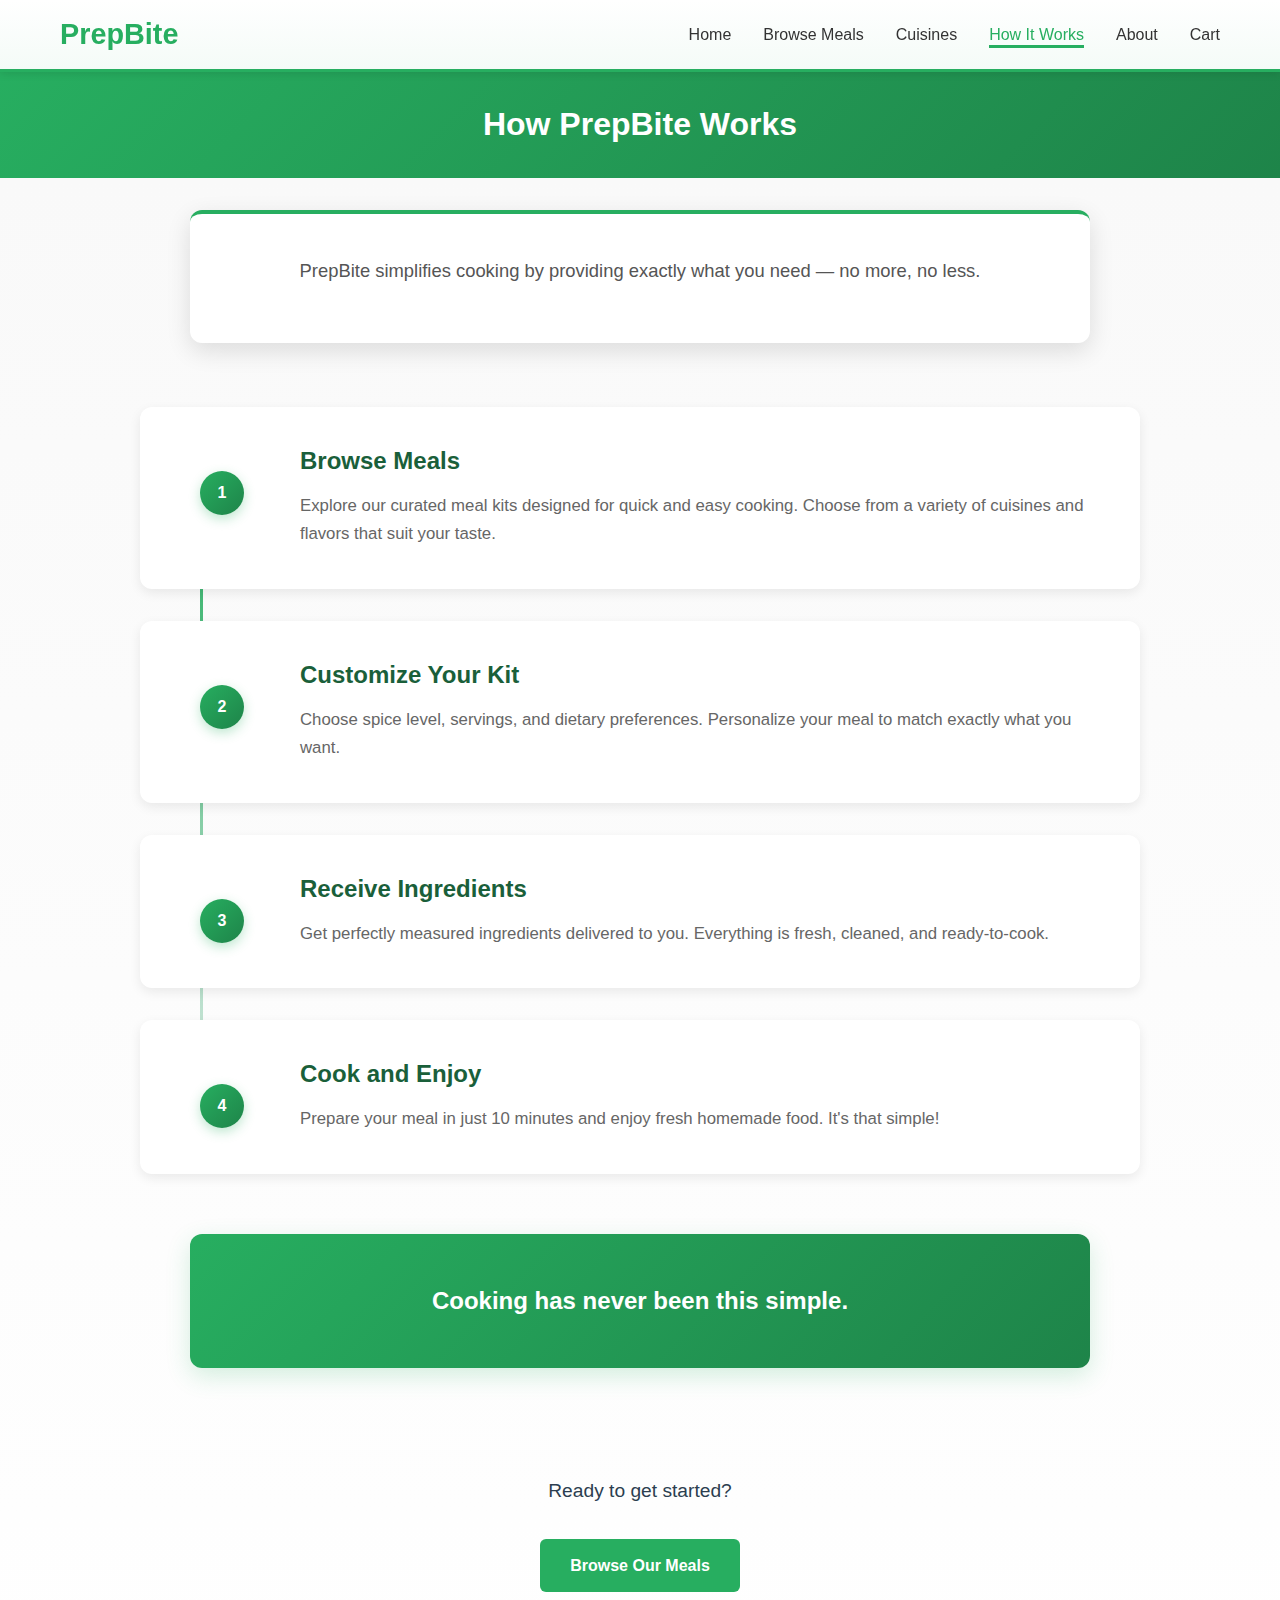
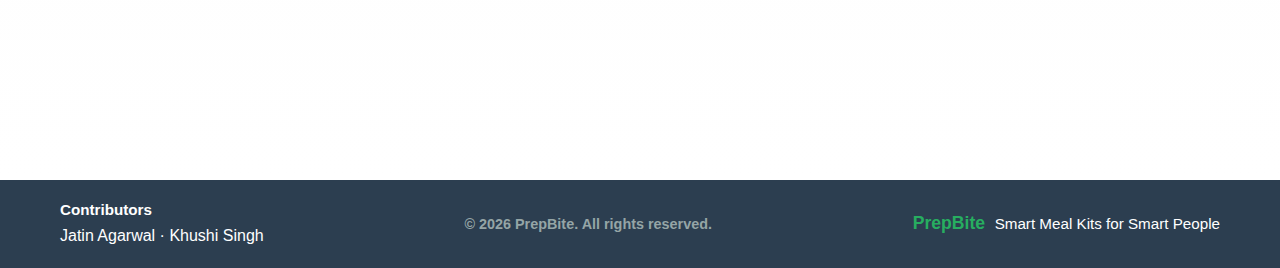
<file: how-it-works.html>
<!DOCTYPE html>
<html lang="en">
<head>
    <meta charset="UTF-8">
    <meta name="viewport" content="width=device-width, initial-scale=1.0">
    <title>How It Works - PrepBite</title>
    <link rel="stylesheet" href="css/style.css">
</head>
<body class="howitworks">
    <!-- Navbar -->
    <nav class="navbar">
        <div class="container">
            <div class="navbar-brand">
                <a href="index.html" class="logo-link">
                    <h1 class="logo">PrepBite</h1>
                </a>
            </div>
            <button class="nav-toggle" aria-label="Toggle navigation" aria-expanded="false">
                <span class="hamburger"></span>
            </button>
            <ul class="nav-links">
                <li><a href="index.html">Home</a></li>
                <li><a href="meals.html">Browse Meals</a></li>
                <li><a href="cuisines.html">Cuisines</a></li>
                <li><a href="how-it-works.html" class="active">How It Works</a></li>
                <li><a href="about.html">About</a></li>
                <li><a href="cart.html" class="cart-link">Cart</a></li>
            </ul>
        </div>
    </nav>

    <!-- Page Header -->
    <div class="page-header">
        <h1>How PrepBite Works</h1>
    </div>

    <!-- Main Content -->
    <section class="how-it-works-section">
        <div class="container">
            <!-- Introduction -->
            <div class="introduction">
                <p>PrepBite simplifies cooking by providing exactly what you need — no more, no less.</p>
            </div>

            <!-- Steps -->
            <div class="steps-list">
                <div class="step-item">
                    <div class="step-header">
                        <div class="step-number">1</div>
                        <h2 class="step-title">Browse Meals</h2>
                    </div>
                    <p class="step-description">Explore our curated meal kits designed for quick and easy cooking. Choose from a variety of cuisines and flavors that suit your taste.</p>
                </div>

                <div class="step-item">
                    <div class="step-header">
                        <div class="step-number">2</div>
                        <h2 class="step-title">Customize Your Kit</h2>
                    </div>
                    <p class="step-description">Choose spice level, servings, and dietary preferences. Personalize your meal to match exactly what you want.</p>
                </div>

                <div class="step-item">
                    <div class="step-header">
                        <div class="step-number">3</div>
                        <h2 class="step-title">Receive Ingredients</h2>
                    </div>
                    <p class="step-description">Get perfectly measured ingredients delivered to you. Everything is fresh, cleaned, and ready-to-cook.</p>
                </div>

                <div class="step-item">
                    <div class="step-header">
                        <div class="step-number">4</div>
                        <h2 class="step-title">Cook and Enjoy</h2>
                    </div>
                    <p class="step-description">Prepare your meal in just 10 minutes and enjoy fresh homemade food. It's that simple!</p>
                </div>
            </div>

            <!-- Closing Message -->
            <div class="closing-message">
                Cooking has never been this simple.
            </div>

            <!-- CTA -->
            <div class="cta-section">
                <p>Ready to get started?</p>
                <a href="meals.html" class="btn btn-primary">Browse Our Meals</a>
            </div>
        </div>
    </section>

    <!-- Footer -->
    <footer class="footer">
        <div class="container footer-grid">
            <div class="footer-left">
                <div class="footer-contributors">
                    <h4>Contributors</h4>
                    <p><a href="https://github.com/jatin-agarwal-01" target="_blank" rel="noopener">Jatin Agarwal</a> · <a href="https://github.com/khushi380" target="_blank" rel="noopener">Khushi Singh</a></p>
                </div>
            </div>
            <div class="footer-center">&copy; 2026 PrepBite. All rights reserved.</div>
            <div class="footer-right">
                <div class="footer-content">
                    <h3>PrepBite</h3>
                    <p>Smart Meal Kits for Smart People</p>
                </div>
            </div>
        </div>
    </footer>

    <script src="js/script.js"></script>
</body>
</html>
</file>
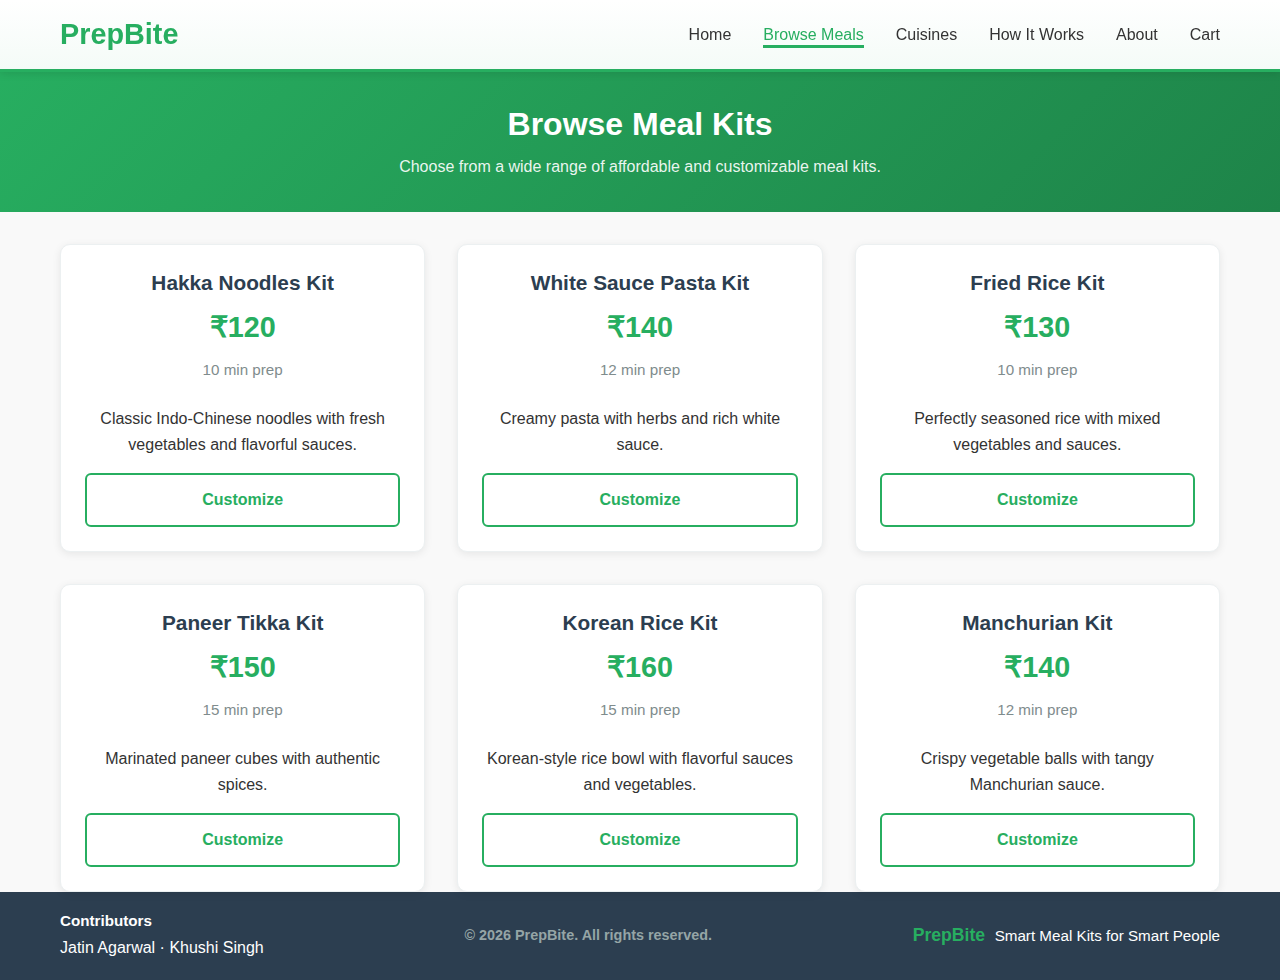
<file: meals.html>
<!DOCTYPE html>
<html lang="en">
<head>
    <meta charset="UTF-8">
    <meta name="viewport" content="width=device-width, initial-scale=1.0">
    <title>Browse Meal Kits - PrepBite</title>
    <link rel="stylesheet" href="css/style.css">
</head>
<body>
    <!-- Navbar -->
    <nav class="navbar">
        <div class="container">
            <div class="navbar-brand">
                <a href="index.html" class="logo-link">
                    <h1 class="logo">PrepBite</h1>
                </a>
            </div>
            <button class="nav-toggle" aria-label="Toggle navigation" aria-expanded="false">
                <span class="hamburger"></span>
            </button>
            <ul class="nav-links">
                <li><a href="index.html">Home</a></li>
                <li><a href="meals.html" class="active">Browse Meals</a></li>
                <li><a href="cuisines.html">Cuisines</a></li>
                <li><a href="how-it-works.html">How It Works</a></li>
                <li><a href="about.html">About</a></li>
                <li><a href="cart.html" class="cart-link">Cart</a></li>
            </ul>
        </div>
    </nav>

    <!-- Page Header -->
    <section class="page-header">
        <div class="container">
            <h1>Browse Meal Kits</h1>
            <p>Choose from a wide range of affordable and customizable meal kits.</p>
        </div>
    </section>

    <!-- Meals Grid -->
    <section class="meals-section">
        <div class="container">
            <div id="mealsContainer" class="meals-grid">
                <!-- Meals will be populated by JavaScript -->
            </div>
        </div>
    </section>

    <!-- Footer -->
    <footer class="footer">
        <div class="container footer-grid">
            <div class="footer-left">
                <div class="footer-contributors">
                    <h4>Contributors</h4>
                    <p><a href="https://github.com/jatin-agarwal-01" target="_blank" rel="noopener">Jatin Agarwal</a> · <a href="https://github.com/khushi380" target="_blank" rel="noopener">Khushi Singh</a></p>
                </div>
            </div>
            <div class="footer-center">&copy; 2026 PrepBite. All rights reserved.</div>
            <div class="footer-right">
                <div class="footer-content">
                    <h3>PrepBite</h3>
                    <p>Smart Meal Kits for Smart People</p>
                </div>
            </div>
        </div>
    </footer>

    <script src="js/script.js"></script>
</body>
</html>
</file>
<file: css/style.css>
/* ============================================
   PREPBITE STYLESHEET
   ============================================ */

/* Reset & Global Styles */
* {
    margin: 0;
    padding: 0;
    box-sizing: border-box;
}

html {
    scroll-behavior: smooth;
}

body {
    font-family: 'Segoe UI', Tahoma, Geneva, Verdana, sans-serif;
    line-height: 1.6;
    color: #333;
    background-color: #f9f9f9;
}

/* Container */
.container {
    max-width: 1200px;
    margin: 0 auto;
    padding: 0 20px;
}

/* ============================================
   TYPOGRAPHY
   ============================================ */

h1, h2, h3, h4, h5, h6 {
    font-weight: 600;
    line-height: 1.3;
}

.section-heading {
    font-size: 2.5rem;
    margin-bottom: 2rem;
    text-align: center;
    color: #2c3e50;
}

p {
    margin-bottom: 1rem;
}

a {
    text-decoration: none;
    transition: all 0.3s ease;
}

/* ============================================
   BUTTONS
   ============================================ */

.btn {
    display: inline-block;
    padding: 12px 28px;
    border-radius: 6px;
    font-size: 1rem;
    font-weight: 600;
    text-align: center;
    transition: all 0.3s ease;
    cursor: pointer;
    border: 2px solid transparent;
}

.btn-primary {
    background-color: #27ae60;
    color: white;
}

.btn-primary:hover {
    background-color: #229954;
    transform: translateY(-2px);
    box-shadow: 0 4px 12px rgba(39, 174, 96, 0.3);
}

.btn-secondary {
    background-color: transparent;
    color: #27ae60;
    border-color: #27ae60;
}

.btn-secondary:hover {
    background-color: #27ae60;
    color: white;
}

.btn-outline {
    background-color: white;
    color: #27ae60;
    border-color: #27ae60;
}

.btn-outline:hover {
    background-color: #27ae60;
    color: white;
}

/* ============================================
   NAVBAR
   ============================================ */

.navbar {
    background: linear-gradient(180deg, #ffffff 0%, #f4fbf7 100%);
    box-shadow: 0 2px 8px rgba(0, 0, 0, 0.1);
    border-bottom: 3px solid #27ae60;
    position: sticky;
    top: 0;
    z-index: 100;
}

.navbar .container {
    display: flex;
    justify-content: space-between;
    align-items: center;
    padding: 1rem 20px;
}

.navbar-brand .logo-link {
    display: inline-block;
    transition: all 0.3s ease;
}

.navbar-brand .logo-link:hover {
    transform: scale(1.05);
}

.navbar-brand .logo {
    font-size: 1.8rem;
    color: #27ae60;
    font-weight: 700;
    margin: 0;
    transition: color 0.3s ease;
}

.navbar-brand .logo-link:hover .logo {
    color: #1e8449;
}

.nav-links {
    display: flex;
    list-style: none;
    gap: 2rem;
}

/* Nav toggle (hamburger) */
.nav-toggle {
    display: none;
    background: transparent;
    border: none;
    cursor: pointer;
    width: 40px;
    height: 40px;
    align-items: center;
    justify-content: center;
    margin-left: 1rem;
}

.nav-toggle .hamburger {
    display: block;
    width: 22px;
    height: 2px;
    background: #333;
    position: relative;
}
.nav-toggle .hamburger::before,
.nav-toggle .hamburger::after {
    content: '';
    position: absolute;
    left: 0;
    width: 22px;
    height: 2px;
    background: #333;
}
.nav-toggle .hamburger::before { top: -7px; }
.nav-toggle .hamburger::after { top: 7px; }

/* Responsive dropdown for small screens */
@media (max-width: 860px) {
    .nav-toggle { display: flex; }
    .nav-links {
        display: none;
        position: absolute;
        top: 100%;
        left: 0;
        right: 0;
        background: white;
        flex-direction: column;
        gap: 0;
        padding: 1rem 1.25rem;
        border-bottom: 4px solid #27ae60;
        box-shadow: 0 8px 24px rgba(0,0,0,0.08);
    }

    .nav-links li { margin: 0; }
    .nav-links a { display: block; padding: 0.6rem 0; color: #333; }

    .navbar { position: relative; }

    .navbar.nav-open .nav-links { display: flex; }
}

.nav-links a {
    color: #333;
    font-weight: 500;
    position: relative;
}

.nav-links a:hover,
.nav-links a.active {
    color: #27ae60;
}

.nav-links a.active::after {
    content: '';
    position: absolute;
    bottom: -5px;
    left: 0;
    width: 100%;
    height: 3px;
    background-color: #27ae60;
}

@media (max-width: 768px) {
    .nav-links {
        gap: 1rem;
        font-size: 0.9rem;
    }

    .navbar-brand .logo {
        font-size: 1.5rem;
    }
}

/* ============================================
   HERO SECTION
   ============================================ */

.hero {
    background: linear-gradient(135deg, #27ae60 0%, #229954 100%);
    color: white;
    padding: 80px 20px;
    text-align: center;
}

.hero-content {
    max-width: 800px;
    margin: 0 auto;
}

.hero-heading {
    font-size: 3rem;
    margin-bottom: 1rem;
}

.hero-trustline {
    font-size: 1rem;
    font-weight: 700;
    letter-spacing: 0.2px;
    margin-bottom: 1rem;
    opacity: 0.95;
}

.hero-subheading {
    font-size: 1.3rem;
    margin-bottom: 2rem;
    line-height: 1.8;
    opacity: 0.95;
}

.hero-buttons {
    display: flex;
    gap: 1rem;
    justify-content: center;
    flex-wrap: wrap;
}

.hero .btn-primary {
    background-color: white;
    color: #27ae60;
}

.hero .btn-primary:hover {
    background-color: #ecf0f1;
    color: #27ae60;
}

.hero .btn-secondary {
    border-color: white;
    color: white;
}

.hero .btn-secondary:hover {
    background-color: white;
    color: #27ae60;
}

/* Contributors inline links: white by default, green on hover */
.footer-contributors h4 {
    color: #fff;
    margin: 0 0 0.25rem 0;
    font-size: 0.95rem;
}
.footer-contributors p {
    margin: 0;
}
.footer-contributors a {
    color: #ffffff;
    text-decoration: none;
}
.footer-contributors a:hover,
.footer-contributors a:focus {
    color: #28a745;
    text-decoration: none;
}

@media (max-width: 768px) {
    .hero-heading {
        font-size: 2rem;
    }

    .hero-subheading {
        font-size: 1rem;
    }

    .hero-buttons {
        flex-direction: column;
    }

    .hero .btn {
        width: 100%;
    }
}

/* ============================================
   WHY PREPBITE SECTION
   ============================================ */

.why-prepbite {
    padding: 60px 20px;
    background-color: white;
}

.why-content {
    max-width: 800px;
    margin: 0 auto;
    font-size: 1.1rem;
    line-height: 1.8;
}

.why-content p {
    margin-bottom: 1.5rem;
}

.highlight {
    font-size: 1.3rem;
    font-weight: 700;
    color: #27ae60;
    display: block;
    margin-top: 2rem;
}

/* ============================================
   WHAT WE OFFER SECTION
   ============================================ */

.what-we-offer {
    padding: 60px 20px;
    background-color: #ecf0f1;
}

.features-list {
    max-width: 800px;
    margin: 0 auto;
    list-style: none;
    display: grid;
    grid-template-columns: 1fr 1fr;
    gap: 1.5rem;
    font-size: 1.1rem;
}

.features-list li {
    padding: 1rem;
    background-color: white;
    border-radius: 8px;
    border-left: 4px solid #27ae60;
    box-shadow: 0 2px 4px rgba(0, 0, 0, 0.05);
}

.features-list li::before {
    content: '✓ ';
    color: #27ae60;
    font-weight: bold;
    margin-right: 0.5rem;
}

@media (max-width: 768px) {
    .features-list {
        grid-template-columns: 1fr;
    }
}

/* ============================================
   POPULAR MEALS SECTION
   ============================================ */

.popular-meals {
    padding: 60px 20px;
    background-color: white;
}

.meals-grid {
    display: grid;
    grid-template-columns: repeat(3, 1fr);
    gap: 2rem;
    margin-top: 2rem;
}

@media (max-width: 1024px) {
    .meals-grid {
        grid-template-columns: repeat(2, 1fr);
    }
}

@media (max-width: 768px) {
    .meals-grid {
        grid-template-columns: repeat(2, 1fr);
        gap: 1.5rem;
    }
}

@media (max-width: 480px) {
    .meals-grid {
        grid-template-columns: 1fr;
        gap: 1rem;
    }
}

.meal-card {
    background-color: white;
    border: 1px solid #ecf0f1;
    border-radius: 10px;
    padding: 1.5rem;
    text-align: center;
    box-shadow: 0 2px 8px rgba(0, 0, 0, 0.08);
    transition: all 0.3s ease;
}

.meal-card:hover {
    transform: translateY(-8px);
    box-shadow: 0 8px 20px rgba(0, 0, 0, 0.15);
}

.meal-name {
    font-size: 1.3rem;
    margin-bottom: 0.5rem;
    color: #2c3e50;
}

.meal-price {
    font-size: 1.8rem;
    font-weight: 700;
    color: #27ae60;
    margin-bottom: 0.5rem;
}

.meal-time {
    color: #7f8c8d;
    font-size: 0.95rem;
    margin-bottom: 1.5rem;
}

.meal-card .btn-outline {
    width: 100%;
}

/* ============================================
   SAVE MORE SECTION
   ============================================ */

.save-more {
    padding: 60px 20px;
    background: linear-gradient(135deg, #f9f9f9 0%, #ecf0f1 100%);
}

.save-comparison {
    display: flex;
    justify-content: center;
    align-items: center;
    gap: 2rem;
    margin: 2rem 0;
    flex-wrap: wrap;
}

.comparison-item {
    text-align: center;
    padding: 2rem;
    background-color: white;
    border-radius: 10px;
    flex: 1;
    min-width: 200px;
    box-shadow: 0 2px 8px rgba(0, 0, 0, 0.05);
}

.comparison-label {
    color: #7f8c8d;
    margin-bottom: 0.5rem;
}

.comparison-price {
    font-size: 2.5rem;
    font-weight: 700;
    color: #e74c3c;
}

.comparison-price.highlight {
    color: #27ae60;
}

.comparison-divider {
    font-size: 1.5rem;
    font-weight: bold;
    color: #bdc3c7;
}

.save-text {
    max-width: 600px;
    margin: 2rem auto;
    font-size: 1.1rem;
    text-align: center;
    color: #555;
}

.save-tagline {
    text-align: center;
    font-size: 1.1rem;
    color: #27ae60;
    font-weight: 600;
}

@media (max-width: 768px) {
    .save-comparison {
        flex-direction: column;
        gap: 1rem;
    }

    .comparison-divider {
        transform: none;
        font-size: 1rem;
        font-weight: 700;
        color: #bdc3c7;
        margin: 0.5rem 0;
        text-align: center;
    }
}

/* ============================================
   HOW IT WORKS PREVIEW SECTION
   ============================================ */

.how-it-works-preview {
    padding: 60px 20px;
    background-color: white;
}

.steps-container {
    display: grid;
    grid-template-columns: repeat(auto-fit, minmax(200px, 1fr));
    gap: 2rem;
    margin: 2rem 0;
}

.step {
    text-align: center;
    padding: 2rem;
    background-color: #f9f9f9;
    border-radius: 10px;
    transition: all 0.3s ease;
}

.step:hover {
    background-color: #ecf0f1;
    transform: translateY(-5px);
}

.step-number {
    width: 36px;
    height: 36px;
    background-color: #27ae60;
    color: white;
    border-radius: 50%;
    display: flex;
    align-items: center;
    justify-content: center;
    font-size: 1rem;
    font-weight: 700;
    margin: 0 auto 0.5rem;
}

/* Index page: show smaller numbers inside each grid cell and disable scale-on-hover */
body.index .how-it-works-preview .step-number {
    position: static;
    left: auto;
}

body.index .step-item:hover .step-number {
    transform: none;
    box-shadow: none;
}

.step p {
    font-size: 1.1rem;
    color: #2c3e50;
    margin: 0;
}

.how-it-works-preview .btn {
    display: block;
    width: fit-content;
    margin: 2rem auto 0;
}

/* ============================================
   FINAL CTA SECTION
   ============================================ */

.final-cta {
    background: linear-gradient(135deg, #1f9a55 0%, #187044 100%);
    color: white;
    padding: 60px 20px;
    text-align: center;
}

.final-cta .section-heading {
    color: white;
    margin-bottom: 1.2rem;
}

.cta-text {
    font-size: 1.2rem;
    margin-bottom: 2rem;
    opacity: 0.95;
    color: rgba(255, 255, 255, 0.94);
}

.final-cta .btn-primary {
    background-color: white;
    color: #1e8449;
    box-shadow: 0 10px 22px rgba(0, 0, 0, 0.18);
}

.final-cta .btn-primary:hover {
    background-color: #f3fff7;
    color: #166337;
}

/* ============================================
   FOOTER
   ============================================ */

.footer {
    background-color: #2c3e50;
    color: white;
    padding: 1.2rem 20px;
}

/* Footer grid: left (contributors), center (copyright), right (tagline) */
.footer-grid {
    display: flex;
    align-items: center;
    gap: 1rem;
}

.footer-left {
    flex: 0 0 auto;
    text-align: left;
}

.footer-center {
    flex: 1 1 auto;
    text-align: center;
    color: #95a5a6;
    font-size: 0.9rem;
    font-weight: 600;
}

.footer-right {
    flex: 0 0 auto;
    text-align: right;
}

.footer-content {
    display: flex;
    justify-content: right;
    align-items: right;
    gap: 0.6rem;
}

.footer-content h3 {
    font-size: 1.1rem;
    margin: 0;
    color: #27ae60;
}

.footer-content p {
    margin: 0;
    font-size: 0.95rem;
}

.footer-copyright {
    display: flex; /* center moved to .footer-center */
    justify-content: center;
    align-items: center;
}

/* ============================================
   RESPONSIVE DESIGN
   ============================================ */

@media (max-width: 768px) {
    .section-heading {
        font-size: 1.8rem;
        margin-bottom: 1.5rem;
    }

    .meals-grid {
        grid-template-columns: 1fr;
        gap: 1.5rem;
    }

    .steps-container {
        grid-template-columns: 1fr;
    }

    body {
        font-size: 16px;
    }
}

@media (max-width: 480px) {
    .nav-links {
        flex-wrap: wrap;
        gap: 0.8rem;
    }

    .hero-heading {
        font-size: 1.5rem;
    }

    .section-heading {
        font-size: 1.5rem;
    }

    .btn {
        padding: 10px 20px;
        font-size: 0.9rem;
    }

    .meal-price {
        font-size: 1.5rem;
    }
}

/* ============================================
   UTILITY CLASSES
   ============================================ */

.text-center {
    text-align: center;
}

.mt-1 { margin-top: 1rem; }
.mt-2 { margin-top: 2rem; }
.mt-3 { margin-top: 3rem; }

.mb-1 { margin-bottom: 1rem; }
.mb-2 { margin-bottom: 2rem; }
.mb-3 { margin-bottom: 3rem; }

.hidden {
    display: none;
}

/* ============================================
   NOTIFICATIONS
   ============================================ */

.notification {
    position: fixed;
    top: 20px;
    right: 20px;
    background-color: #27ae60;
    color: white;
    padding: 16px 24px;
    border-radius: 8px;
    box-shadow: 0 4px 12px rgba(0, 0, 0, 0.15);
    z-index: 10000;
    opacity: 1;
    font-weight: 600;
    max-width: 350px;
    word-wrap: break-word;
    animation: slideIn 0.3s ease forwards;
}

.notification.show {
    opacity: 1;
    transform: translateX(0);
}

@keyframes slideIn {
    from {
        transform: translateX(400px);
        opacity: 0;
    }
    to {
        transform: translateX(0);
        opacity: 1;
    }
}

@keyframes slideOut {
    from {
        transform: translateX(0);
        opacity: 1;
    }
    to {
        transform: translateX(400px);
        opacity: 0;
    }
}

/* How-it-works page specific: reduce step-number size (keeps layout similar but smaller) */
body.howitworks .step-number {
    width: 44px;
    height: 44px;
    font-size: 1rem;
    position: absolute;
    left: -100px;
    top: 24px;
    box-shadow: 0 4px 12px rgba(39, 174, 96, 0.3);
}

/* Index page: make the preview step-number smaller */
body.index .how-it-works-preview .step-number {
    width: 28px;
    height: 28px;
    font-size: 0.9rem;
    margin: 0 auto 0.5rem;
    display: inline-flex;
    align-items: center;
    justify-content: center;
}

/* ============================================
   PAGE HEADER
   ============================================ */

.page-header {
    background: linear-gradient(135deg, #27ae60 0%, #1e8449 100%);
    padding: 2rem 20px;
    text-align: center;
    border-bottom: 0;
}

.page-header h1 {
    font-size: 2rem;
    color: white;
    margin: 0;
}

.page-header p {
    color: rgba(255, 255, 255, 0.92);
    margin: 0.5rem 0 0 0;
}

/* Generic card hover effect for premium UI */
.card {
    transition: transform 0.3s ease, box-shadow 0.3s ease;
}

.card:hover {
  transform: scale(1.03);
  transition: 0.3s ease;
  box-shadow: 0 8px 20px rgba(0,0,0,0.15);
}

/* Standardized native button styling */
button {
  background-color: #ff6f00;
  color: white;
  border: none;
  padding: 10px 18px;
  border-radius: 6px;
  cursor: pointer;
  font-weight: 600;
}

button:hover {
  background-color: #e65c00;
}

/* Cuisines page premium structure */
.cuisine-section {
    padding: 64px 20px;
    border-bottom: 1px solid #e8f3ec;
    background: linear-gradient(180deg, #ffffff 0%, #fbfdfb 100%);
}

.cuisine-section:last-of-type {
    border-bottom: 0;
}

.cuisine-title {
    font-size: 2rem;
    font-weight: 800;
    color: #1f5d3a;
    margin-bottom: 0.8rem;
}

.cuisine-description {
    max-width: 900px;
    color: #4f5b62;
    line-height: 1.8;
    margin-bottom: 1.8rem;
}

.why-join {
    padding: 72px 20px;
    background: linear-gradient(180deg, #f8fbf9 0%, #eef7f1 100%);
}

.why-join .section-heading {
    color: #1f5d3a;
}

.vision-shell {
    background: linear-gradient(180deg, #eef7f1 0%, #f9fcfa 100%);
    padding: 16px 20px 72px;
}

.vision-block {
    margin: 0 auto;
    max-width: 900px;
    background: white;
    color: #2f3f4a;
    border-radius: 14px;
    padding: 2.4rem;
    border-top: 6px solid #27ae60;
    box-shadow: 0 14px 30px rgba(23, 70, 45, 0.14);
    text-align: center;
}

.vision-block h2 {
    font-size: 1.8rem;
    margin-bottom: 0.8rem;
    color: #1f7f4a;
}

.vision-block p {
    margin: 0;
    line-height: 1.7;
    color: #3d505b;
}

/* ============================================
   CUSTOMIZE PAGE STYLES
   ============================================ */

.customize-section {
    padding: 60px 20px;
    background-color: white;
}

.customize-container {
    max-width: 600px;
    margin: 0 auto;
    background-color: #f9f9f9;
    padding: 2rem;
    border-radius: 10px;
    box-shadow: 0 2px 8px rgba(0, 0, 0, 0.1);
}

.customize-header {
    text-align: center;
    margin-bottom: 2rem;
}

.customize-header h1 {
    font-size: 2rem;
    margin-bottom: 0.5rem;
}

.meal-display {
    background-color: white;
    padding: 1.5rem;
    border-radius: 8px;
    margin-bottom: 2rem;
    border-left: 4px solid #27ae60;
}

.meal-display label {
    color: #7f8c8d;
    font-size: 0.9rem;
}

.meal-display p {
    font-size: 1.3rem;
    font-weight: 600;
    color: #2c3e50;
    margin: 0;
}

.customize-option {
    margin-bottom: 2rem;
}

.customize-option h3 {
    font-size: 1.1rem;
    margin-bottom: 1rem;
    color: #2c3e50;
}

.option-group {
    display: flex;
    flex-direction: column;
    gap: 0.8rem;
}

.radio-option {
    display: flex;
    align-items: center;
    gap: 0.8rem;
    padding: 0.8rem;
    background-color: white;
    border-radius: 6px;
    cursor: pointer;
    transition: all 0.3s ease;
}

.radio-option:hover {
    background-color: #ecf0f1;
}

.radio-option input[type="radio"] {
    cursor: pointer;
    width: 18px;
    height: 18px;
}

.radio-option label {
    cursor: pointer;
    margin: 0;
    color: #2c3e50;
    font-weight: 500;
}

.price-display {
    background: linear-gradient(135deg, #27ae60 0%, #229954 100%);
    color: white;
    padding: 2rem;
    border-radius: 10px;
    margin-bottom: 2rem;
    text-align: center;
}

.price-display .price-label {
    font-size: 0.9rem;
    opacity: 0.9;
    margin-bottom: 0.5rem;
}

.price-display .base-price,
.price-display .final-price {
    font-size: 1.2rem;
    margin-bottom: 0.5rem;
}

.price-display .final-price {
    font-size: 2rem;
    font-weight: 700;
}

.customize-buttons {
    display: flex;
    gap: 1rem;
    flex-wrap: wrap;
}

.customize-buttons .btn {
    flex: 1;
    min-width: 150px;
}

/* ============================================
   CART PAGE STYLES
   ============================================ */

.cart-section {
    padding: 60px 20px;
    background-color: white;
    min-height: 60vh;
}

.cart-container {
    max-width: 800px;
    margin: 0 auto;
}

.cart-header {
    text-align: center;
    margin-bottom: 2rem;
}

.cart-header h1 {
    font-size: 2rem;
    color: #2c3e50;
}

#cartItems {
    background-color: #f9f9f9;
    padding: 2rem;
    border-radius: 10px;
}

.cart-item {
    background-color: white;
    padding: 1.5rem;
    border-radius: 8px;
    margin-bottom: 1rem;
    border-left: 4px solid #27ae60;
    display: flex;
    justify-content: space-between;
    align-items: center;
    gap: 1rem;
    box-shadow: 0 2px 4px rgba(0, 0, 0, 0.05);
}

.item-details {
    flex: 1;
}

.item-details h3 {
    font-size: 1.1rem;
    margin-bottom: 0.5rem;
    color: #2c3e50;
}

.item-customization {
    color: #7f8c8d;
    font-size: 0.9rem;
    margin-bottom: 0.5rem;
}

.item-price {
    font-size: 1rem;
    font-weight: 600;
    color: #27ae60;
}

.cart-summary {
    background: linear-gradient(135deg, #27ae60 0%, #229954 100%);
    color: white;
    padding: 1.5rem;
    border-radius: 8px;
    margin-top: 2rem;
    text-align: right;
}

.total-label {
    font-size: 1rem;
    margin-bottom: 0.5rem;
    opacity: 0.9;
}

.total-price {
    font-size: 2rem;
    font-weight: 700;
    margin: 0;
}

.cart-actions {
    display: flex;
    gap: 1rem;
    margin-top: 2rem;
    flex-wrap: wrap;
}

.cart-actions .btn {
    flex: 1;
    min-width: 150px;
}

.empty-cart {
    text-align: center;
    padding: 3rem 1rem;
}

.empty-cart p {
    font-size: 1.1rem;
    color: #7f8c8d;
    margin-bottom: 1rem;
}

.empty-cart .btn {
    margin-top: 1rem;
}

/* ============================================
   CHECKOUT PAGE STYLES
   ============================================ */

.checkout-section {
    padding: 60px 20px;
    background-color: #f9f9f9;
    min-height: 70vh;
}

#checkoutContainer {
    max-width: 900px;
    margin: 0 auto;
}

.checkout-header {
    text-align: center;
    margin-bottom: 2rem;
}

.checkout-header h1 {
    font-size: 2rem;
    color: #2c3e50;
}

.checkout-content {
    display: grid;
    grid-template-columns: 1fr 1fr;
    gap: 2rem;
}

.form-section,
.summary-section {
    background-color: white;
    padding: 2rem;
    border-radius: 10px;
    box-shadow: 0 2px 8px rgba(0, 0, 0, 0.1);
}

.form-section h2,
.summary-section h2 {
    font-size: 1.3rem;
    margin-bottom: 1.5rem;
    color: #2c3e50;
    border-bottom: 2px solid #ecf0f1;
    padding-bottom: 0.8rem;
}

.form-group {
    margin-bottom: 1.5rem;
}

.form-group label {
    display: block;
    margin-bottom: 0.5rem;
    color: #2c3e50;
    font-weight: 500;
}

.form-group input,
.form-group select {
    width: 100%;
    padding: 0.8rem;
    border: 1px solid #bdc3c7;
    border-radius: 6px;
    font-size: 1rem;
    transition: border-color 0.3s ease;
}

.form-group input:focus,
.form-group select:focus {
    outline: none;
    border-color: #27ae60;
    box-shadow: 0 0 0 3px rgba(39, 174, 96, 0.1);
}

.payment-method {
    margin: 1.5rem 0;
}

.payment-method h3 {
    font-size: 1.1rem;
    margin-bottom: 1rem;
    color: #2c3e50;
}

.payment-options {
    display: flex;
    flex-direction: column;
    gap: 0.8rem;
}

.payment-option {
    display: flex;
    align-items: center;
    gap: 0.8rem;
    padding: 0.8rem;
    background-color: #f9f9f9;
    border-radius: 6px;
    cursor: pointer;
    transition: all 0.3s ease;
}

.payment-option:hover {
    background-color: #ecf0f1;
}

.payment-option input[type="radio"] {
    cursor: pointer;
    width: 18px;
    height: 18px;
}

.payment-option label {
    cursor: pointer;
    margin: 0;
    color: #2c3e50;
    font-weight: 500;
}

#orderSummary {
    margin-bottom: 1.5rem;
}

.order-items {
    margin-bottom: 1rem;
}

.summary-item {
    display: flex;
    justify-content: space-between;
    padding: 0.8rem 0;
    border-bottom: 1px solid #ecf0f1;
    color: #555;
}

.summary-item:last-child {
    border-bottom: none;
}

.order-total {
    background: linear-gradient(135deg, #27ae60 0%, #229954 100%);
    color: white;
    padding: 1rem;
    border-radius: 6px;
    text-align: right;
    font-size: 1.2rem;
}

.order-total strong {
    font-size: 1.5rem;
}

.checkout-buttons {
    display: flex;
    gap: 1rem;
    margin-top: 2rem;
}

.checkout-buttons .btn {
    flex: 1;
}

.success-message {
    background: linear-gradient(135deg, #27ae60 0%, #229954 100%);
    color: white;
    padding: 3rem 2rem;
    border-radius: 10px;
    text-align: center;
}

.success-message h2 {
    font-size: 1.8rem;
    margin-bottom: 1rem;
    border: none;
    color: white;
    padding: 0;
}

.success-message p {
    font-size: 1.1rem;
    margin-bottom: 2rem;
    opacity: 0.95;
}

.success-message .btn {
    background-color: white;
    color: #27ae60;
}

/* ============================================
   HOW IT WORKS PAGE STYLES
   ============================================ */

.how-it-works-section {
    padding: 80px 20px;
    background: linear-gradient(180deg, #f9f9f9 0%, #ffffff 100%);
}

.page-header.how-works {
    background: linear-gradient(135deg, #27ae60 0%, #1e8449 100%);
    color: white;
    padding: 4rem 20px;
    text-align: center;
    margin-bottom: 0;
    border-radius: 0;
}

.page-header.how-works h1 {
    font-size: 3rem;
    margin-bottom: 0.5rem;
    font-weight: 700;
    letter-spacing: -0.5px;
    color: white;
}

.page-header.how-works p {
    font-size: 1.2rem;
    opacity: 0.95;
    color: white;
}

.introduction {
    max-width: 900px;
    margin: -3rem auto 4rem;
    background-color: white;
    padding: 2.5rem;
    border-radius: 12px;
    box-shadow: 0 8px 24px rgba(0, 0, 0, 0.12);
    text-align: center;
    font-size: 1.15rem;
    line-height: 1.8;
    color: #555;
    border-top: 4px solid #27ae60;
}

.steps-list {
    max-width: 1000px;
    margin: 0 auto;
    position: relative;
}

.steps-list::before {
    content: '';
    position: absolute;
    left: 60px;
    top: 80px;
    bottom: 0;
    width: 3px;
    background: linear-gradient(180deg, #27ae60, #ecf0f1);
}

.step-item {
    background-color: white;
    padding: 2.5rem 2.5rem 2.5rem 160px;
    margin-bottom: 2rem;
    border-radius: 12px;
    box-shadow: 0 4px 12px rgba(0, 0, 0, 0.08);
    transition: all 0.4s cubic-bezier(0.4, 0, 0.2, 1);
    position: relative;
    overflow: hidden;
}

.step-item::before {
    content: '';
    position: absolute;
    left: 0;
    top: 0;
    bottom: 0;
    width: 4px;
    background: linear-gradient(180deg, #27ae60, #1e8449);
    transform: scaleY(0);
    transform-origin: top;
    transition: transform 0.4s ease;
}

.step-item:hover {
    box-shadow: 0 12px 28px rgba(39, 174, 96, 0.18);
    transform: translateY(-4px);
}

.step-item:hover::before {
    transform: scaleY(1);
}

.step-header {
    display: flex;
    align-items: flex-start;
    gap: 0;
    margin-bottom: 0.8rem;
    position: relative;
}

.step-number {
    width: 70px;
    height: 70px;
    background: linear-gradient(135deg, #27ae60 0%, #1e8449 100%);
    color: white;
    border-radius: 50%;
    display: flex;
    align-items: center;
    justify-content: center;
    font-size: 2rem;
    font-weight: 700;
    flex-shrink: 0;
    position: absolute;
    left: -160px;
    box-shadow: 0 4px 12px rgba(39, 174, 96, 0.3);
    transition: all 0.3s ease;
}

.step-item:hover .step-number {
    transform: scale(1.1);
    box-shadow: 0 6px 20px rgba(39, 174, 96, 0.4);
}

.step-title {
    font-size: 1.5rem;
    font-weight: 700;
    color: #1a5f3a;
    margin: 0;
    line-height: 1.2;
}

.step-description {
    color: #666;
    font-size: 1.05rem;
    line-height: 1.7;
    margin: 1rem 0 0 0;
}

.closing-message {
    max-width: 900px;
    margin: 60px auto;
    text-align: center;
    padding: 3rem 2rem;
    background: linear-gradient(135deg, #27ae60 0%, #1e8449 100%);
    border-radius: 12px;
    font-size: 1.5rem;
    font-weight: 700;
    color: white;
    box-shadow: 0 8px 24px rgba(39, 174, 96, 0.2);
    position: relative;
    overflow: hidden;
}

.closing-message::before {
    content: '';
    position: absolute;
    top: 0;
    left: -100%;
    width: 100%;
    height: 100%;
    background: linear-gradient(90deg, transparent, rgba(255,255,255,0.2), transparent);
    animation: shimmer 3s infinite;
}

@keyframes shimmer {
    0% { left: -100%; }
    100% { left: 100%; }
}

.closing-message span {
    position: relative;
    z-index: 1;
}

.cta-section {
    max-width: 900px;
    margin: 60px auto;
    text-align: center;
    padding: 3rem 2rem;
}

.cta-section p {
    font-size: 1.2rem;
    color: #2c3e50;
    margin-bottom: 2rem;
    font-weight: 500;
}

/* ============================================
   ABOUT PAGE STYLES
   ============================================ */

.about-section {
    padding: 60px 20px;
    background-color: white;
}

.about-container {
    max-width: 900px;
    margin: -2rem auto 3rem;
}

.about-intro {
    background-color: white;
    padding: 2rem;
    border-radius: 10px;
    box-shadow: 0 2px 8px rgba(0, 0, 0, 0.1);
    margin-bottom: 2rem;
}

.about-intro p {
    font-size: 1.1rem;
    line-height: 1.8;
    color: #555;
    margin-bottom: 1rem;
}

.about-intro p:last-child {
    margin-bottom: 0;
}

.content-grid {
    display: grid;
    grid-template-columns: 1fr 1fr;
    gap: 2rem;
    margin-bottom: 2rem;
}

.content-box {
    background: linear-gradient(135deg, #f9f9f9 0%, #ecf0f1 100%);
    padding: 2rem;
    border-radius: 10px;
    border-left: 4px solid #27ae60;
}

.content-box h2 {
    font-size: 1.3rem;
    margin-bottom: 1rem;
    color: #2c3e50;
}

.content-box p {
    font-size: 1rem;
    line-height: 1.7;
    color: #555;
    margin: 0;
}

.vision-section {
    background: linear-gradient(135deg, #27ae60 0%, #229954 100%);
    color: white;
    padding: 2.5rem;
    border-radius: 10px;
    text-align: center;
    margin: 2rem 0;
}

.vision-section h2 {
    font-size: 1.5rem;
    margin-bottom: 1rem;
    color: white;
}

.vision-section p {
    font-size: 1.2rem;
    margin-bottom: 0;
    opacity: 0.95;
}

.values-section {
    background-color: white;
    padding: 2rem;
    border-radius: 10px;
    box-shadow: 0 2px 8px rgba(0, 0, 0, 0.05);
}

.values-section h2 {
    font-size: 1.5rem;
    margin-bottom: 1.5rem;
    text-align: center;
    color: #2c3e50;
}

.values-grid {
    display: grid;
    grid-template-columns: repeat(2, 1fr);
    gap: 1.5rem;
}

.value-card {
    text-align: center;
    padding: 1.5rem;
    background-color: #f9f9f9;
    border-radius: 8px;
    border-top: 3px solid #27ae60;
}

.value-card h3 {
    font-size: 1.1rem;
    margin-bottom: 0.5rem;
    color: #2c3e50;
}

.value-card p {
    font-size: 0.95rem;
    color: #7f8c8d;
    margin: 0;
}

/* ============================================
   RESPONSIVE DESIGN - PAGE SPECIFIC
   ============================================ */

@media (max-width: 968px) {
    .steps-list::before {
        left: 50px;
    }

    .step-item {
        padding: 2rem 2rem 2rem 140px;
    }

    .step-number {
        width: 60px;
        height: 60px;
        font-size: 1.5rem;
        left: -140px;
    }
}

@media (max-width: 768px) {
    .customize-container {
        padding: 1.5rem;
    }

    .customize-header h1 {
        font-size: 1.5rem;
    }

    .customize-buttons {
        flex-direction: column;
    }

    .customize-buttons .btn {
        width: 100%;
    }

    .cart-item {
        flex-direction: column;
        align-items: flex-start;
    }

    .cart-actions {
        flex-direction: column;
    }

    .cart-actions .btn {
        width: 100%;
    }

    .cart-summary {
        text-align: center;
    }

    .checkout-content {
        grid-template-columns: 1fr;
    }

    .checkout-buttons {
        flex-direction: column;
    }

    .checkout-buttons .btn {
        width: 100%;
    }

    .page-header.how-works h1 {
        font-size: 2rem;
    }

    .page-header.how-works p {
        font-size: 1rem;
    }

    .introduction {
        margin: -2rem auto 3rem;
        padding: 2rem;
    }

    .steps-list::before {
        left: 35px;
    }

    .step-item {
        padding: 2rem 2rem 2rem 110px;
        margin-bottom: 1.5rem;
        border-radius: 8px;
    }

    .step-number {
        width: 50px;
        height: 50px;
        font-size: 1.2rem;
        left: -110px;
    }

    .step-title {
        font-size: 1.2rem;
    }

    .step-description {
        font-size: 0.95rem;
    }

    .closing-message {
        font-size: 1.2rem;
        padding: 2rem 1.5rem;
    }

    .cta-section p {
        font-size: 1rem;
    }

    .content-grid {
        grid-template-columns: 1fr;
    }

    .values-grid {
        grid-template-columns: 1fr;
    }
}

@media (max-width: 480px) {
    .page-header {
        padding: 2.5rem 15px;
    }

    .page-header h1 {
        font-size: 1.5rem;
    }

    .page-header.how-works {
        padding: 2.5rem 15px;
    }

    .steps-list::before {
        left: 25px;
    }

    .step-item {
        padding: 1.5rem 1.5rem 1.5rem 90px;
    }

    .step-number {
        width: 45px;
        height: 45px;
        font-size: 1rem;
        left: -90px;
    }

    .step-title {
        font-size: 1rem;
    }

    .step-description {
        font-size: 0.9rem;
    }
}
</file>
